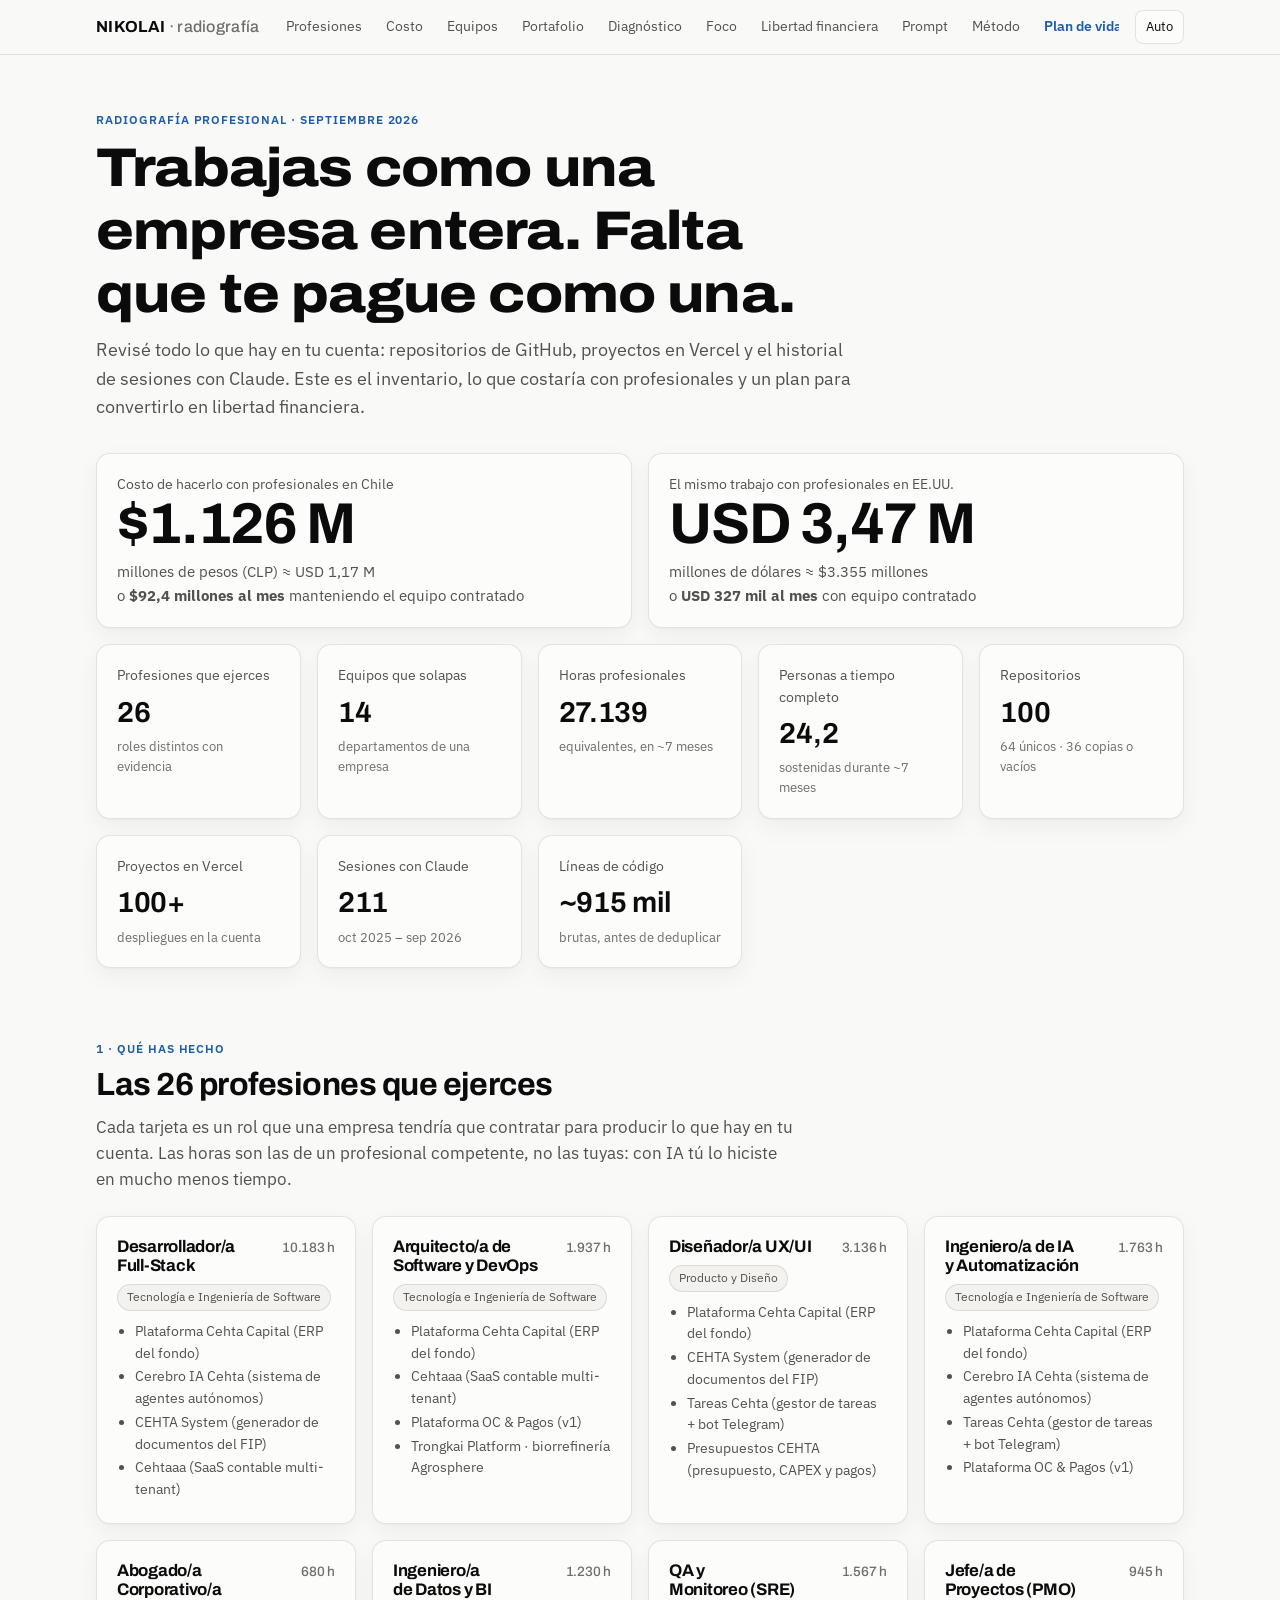
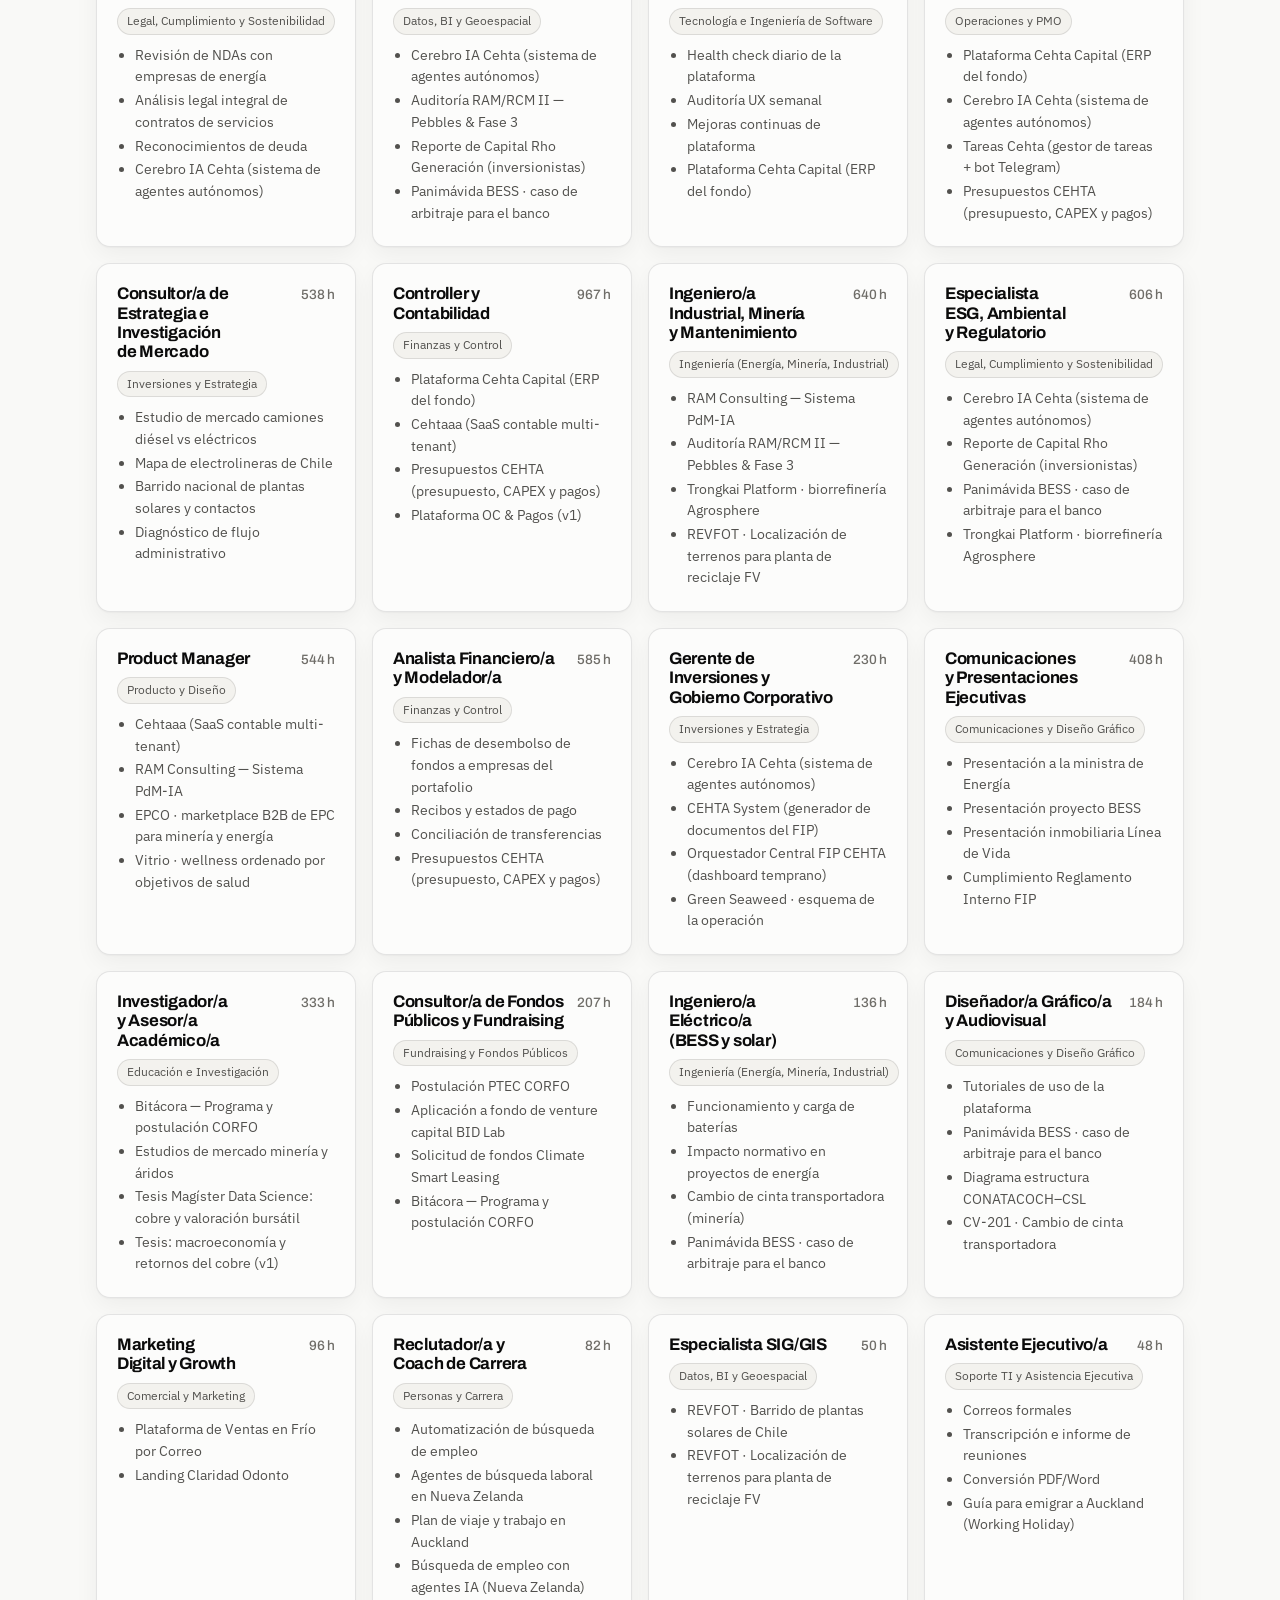
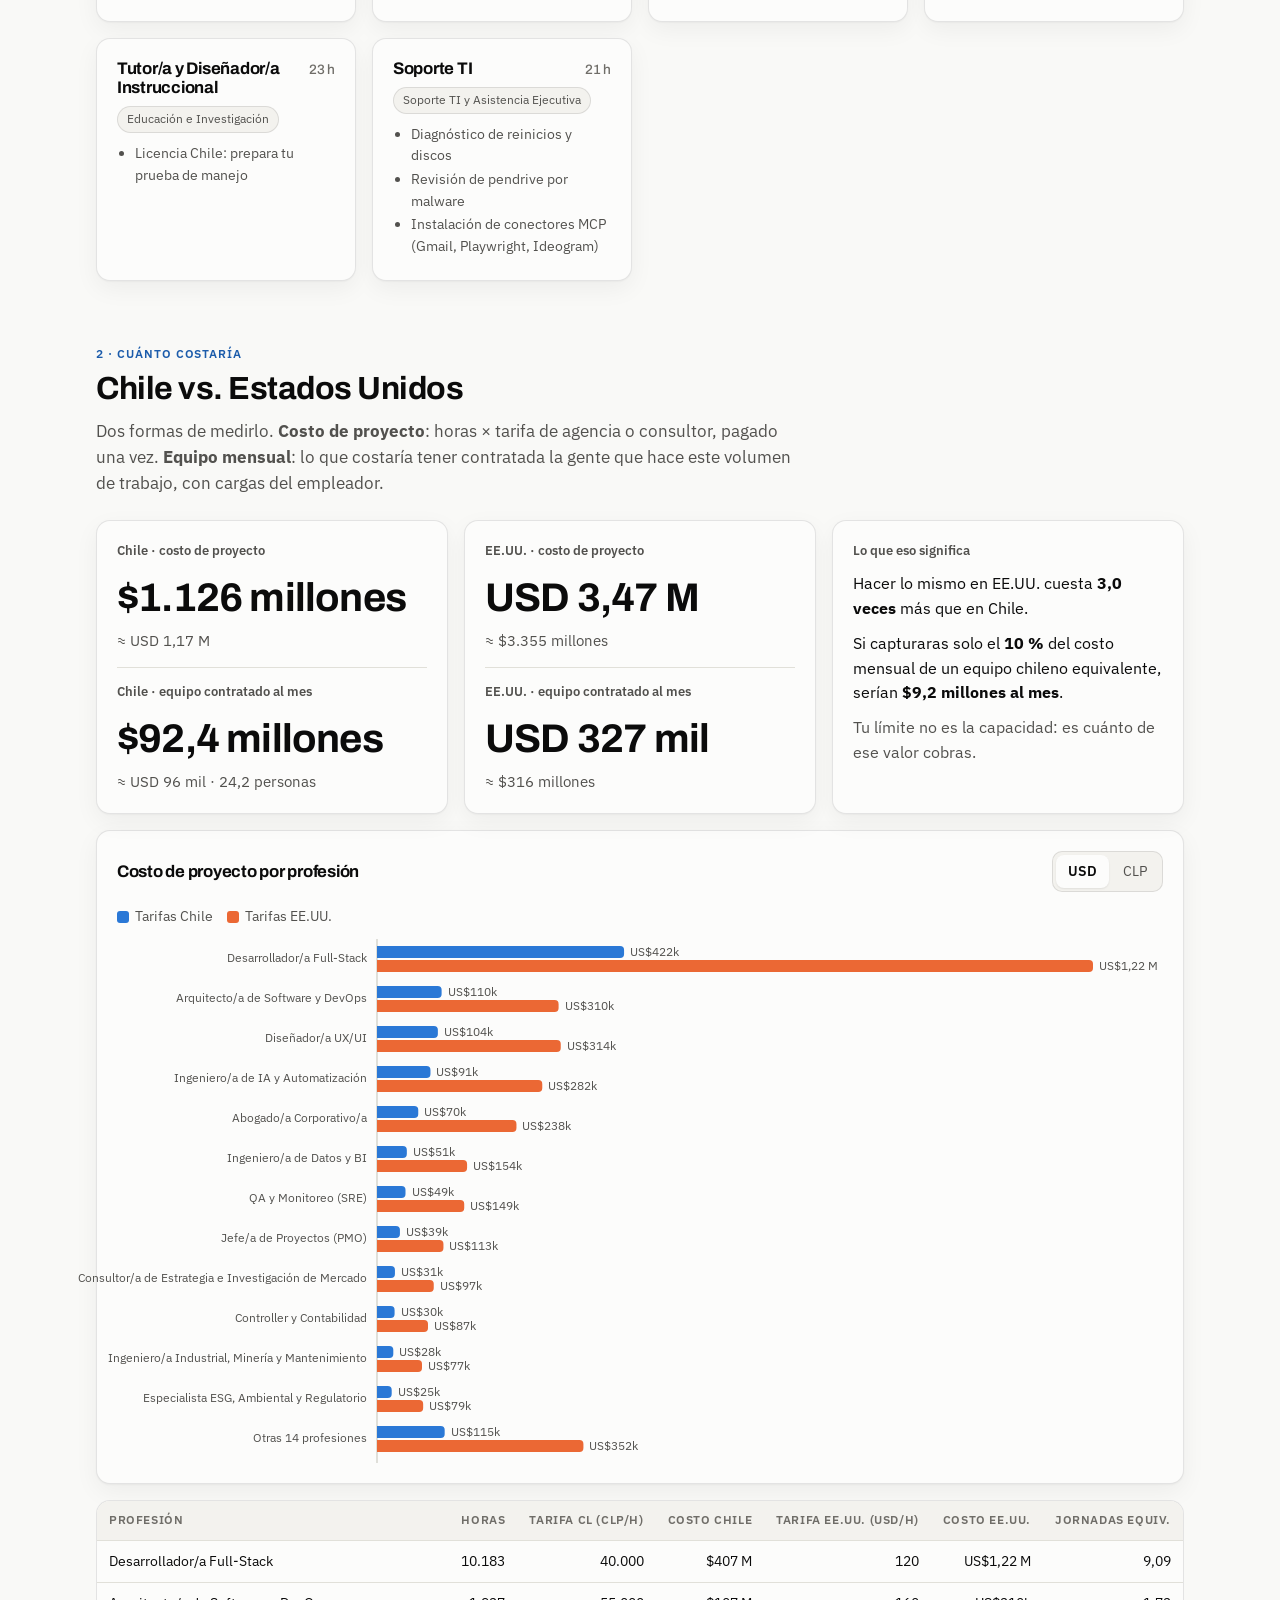
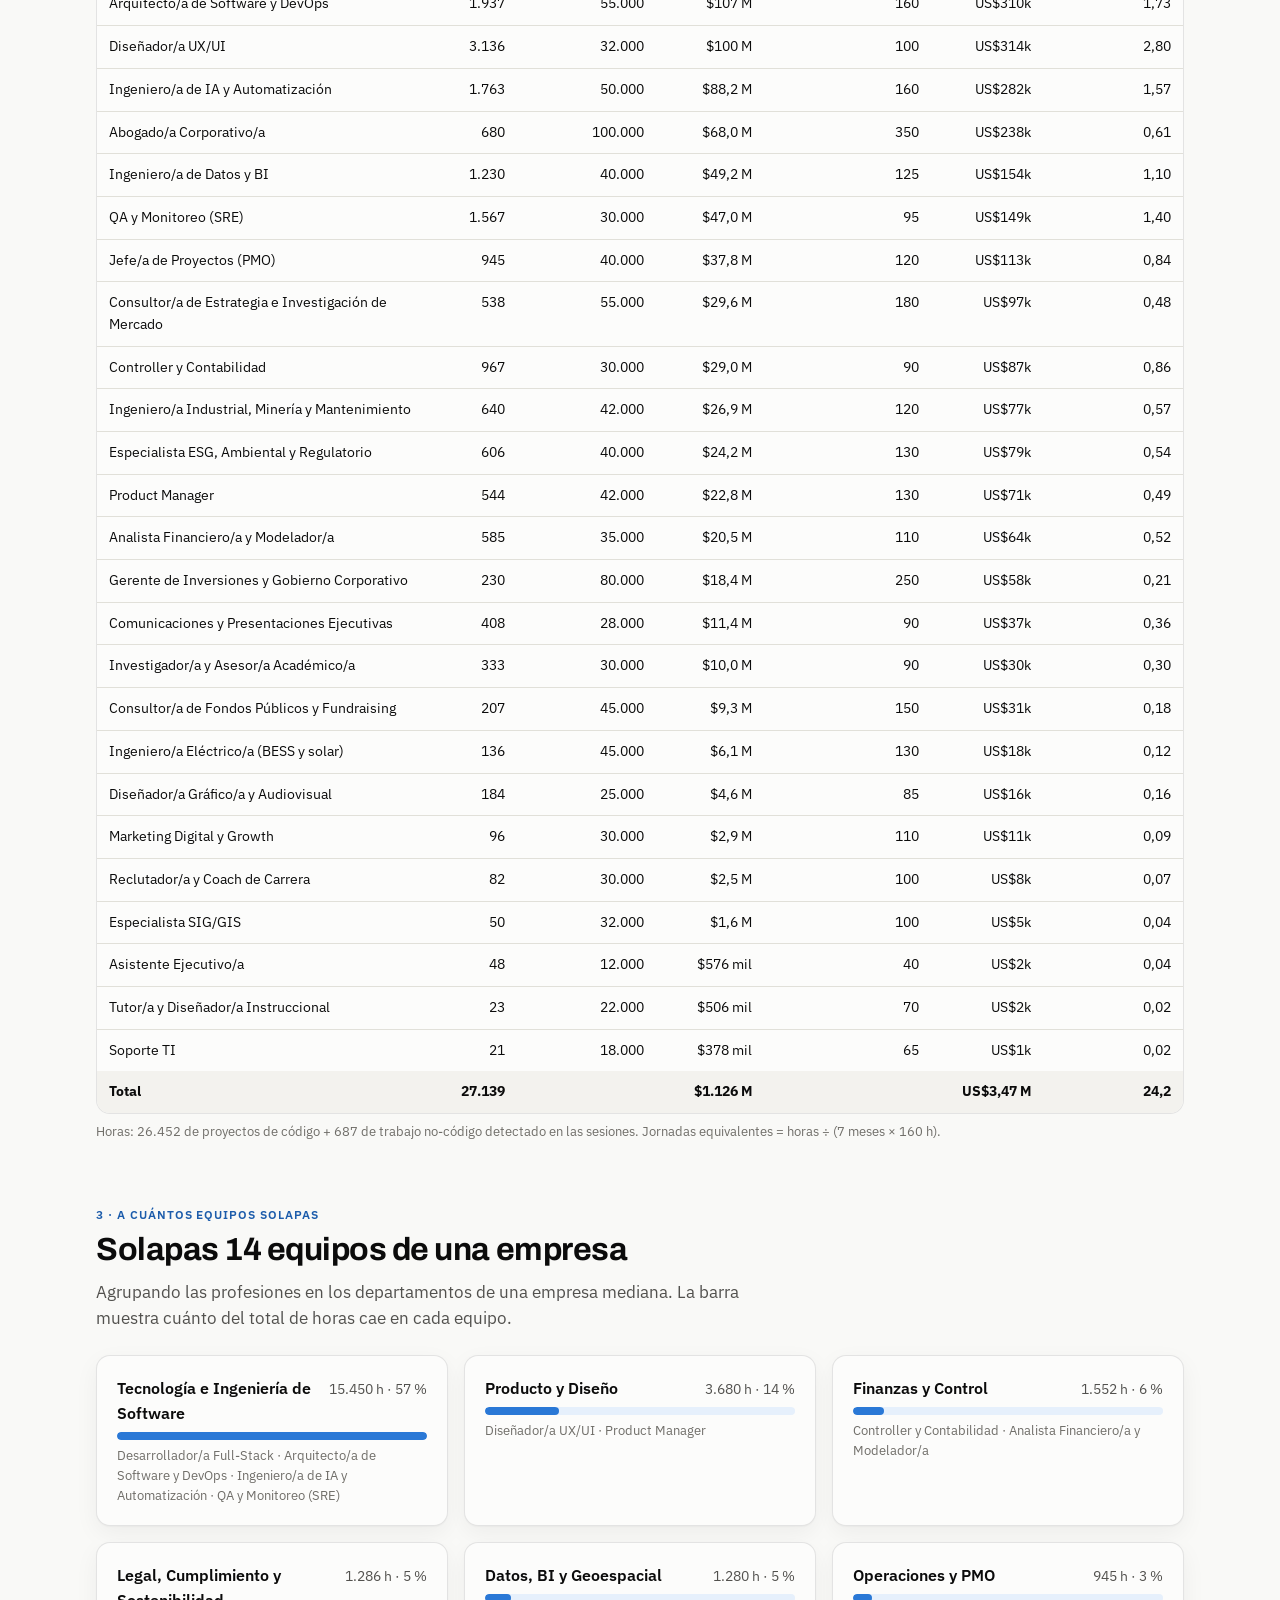
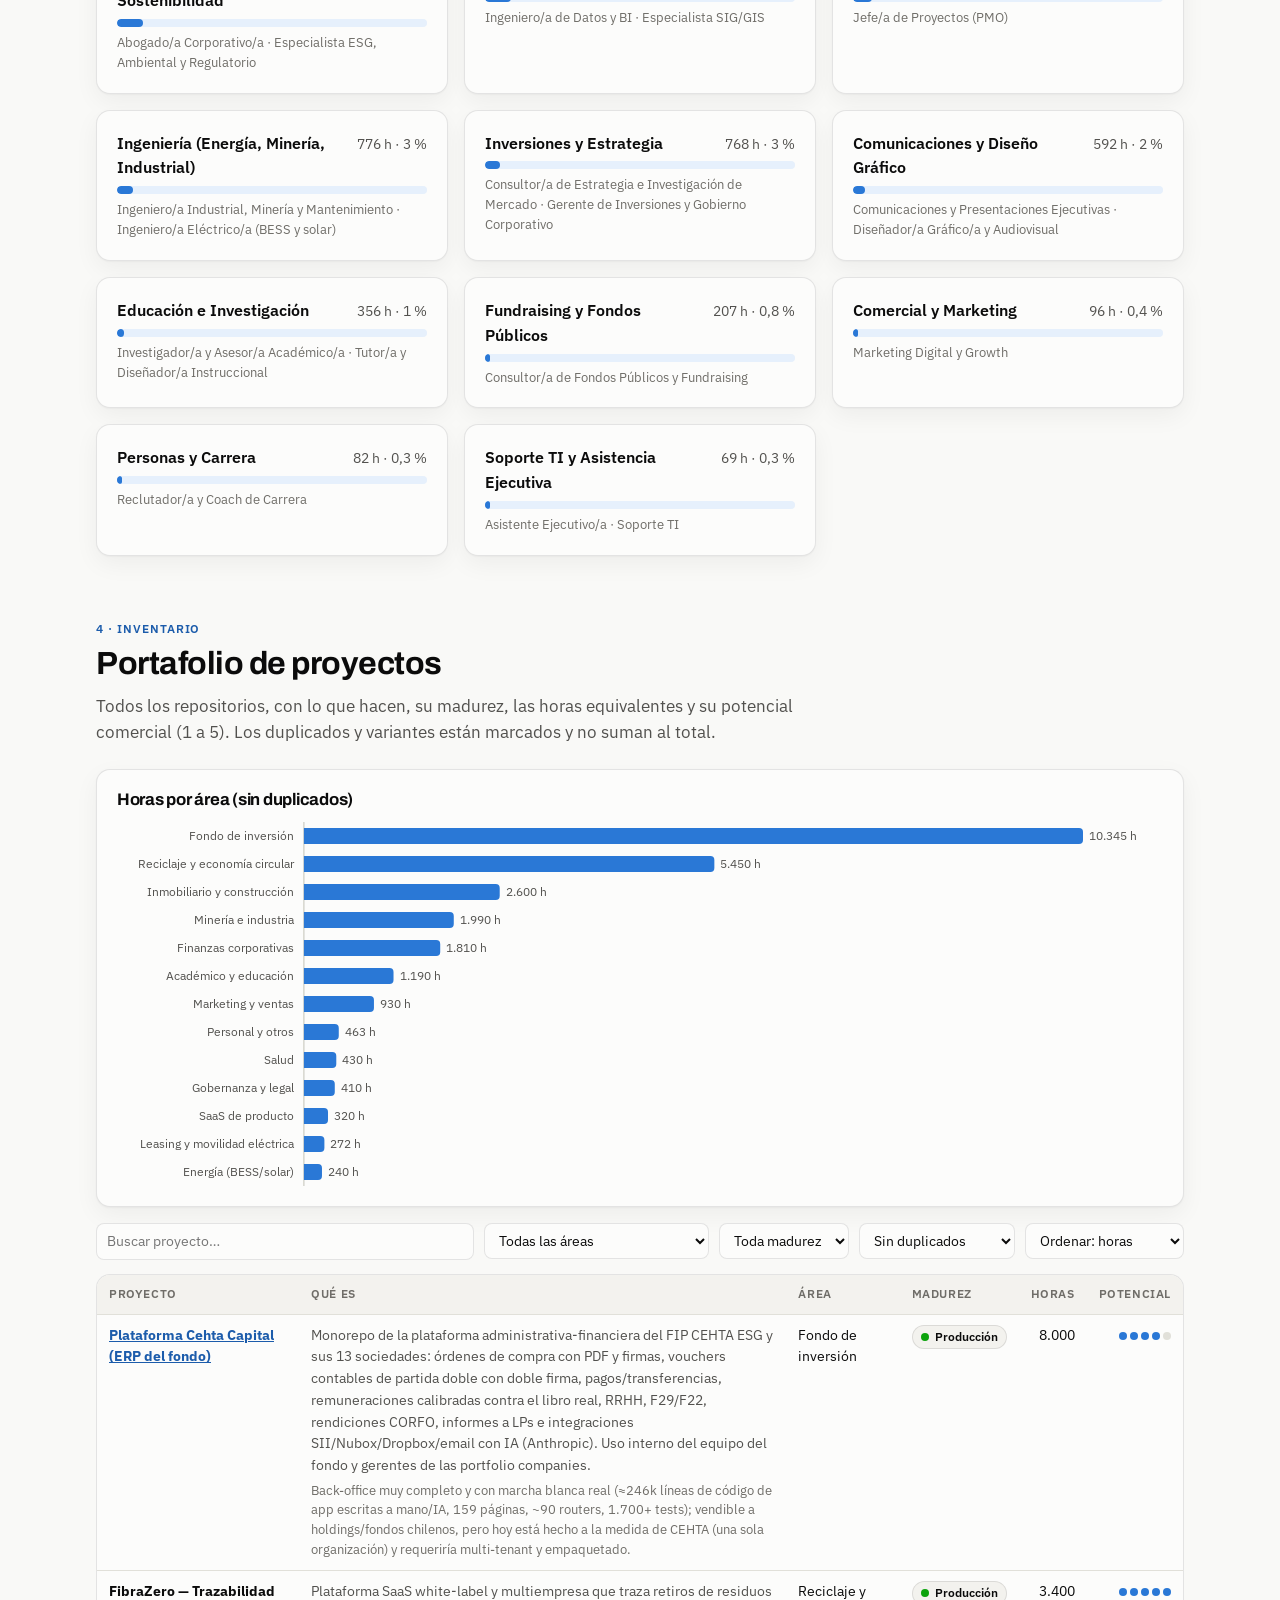
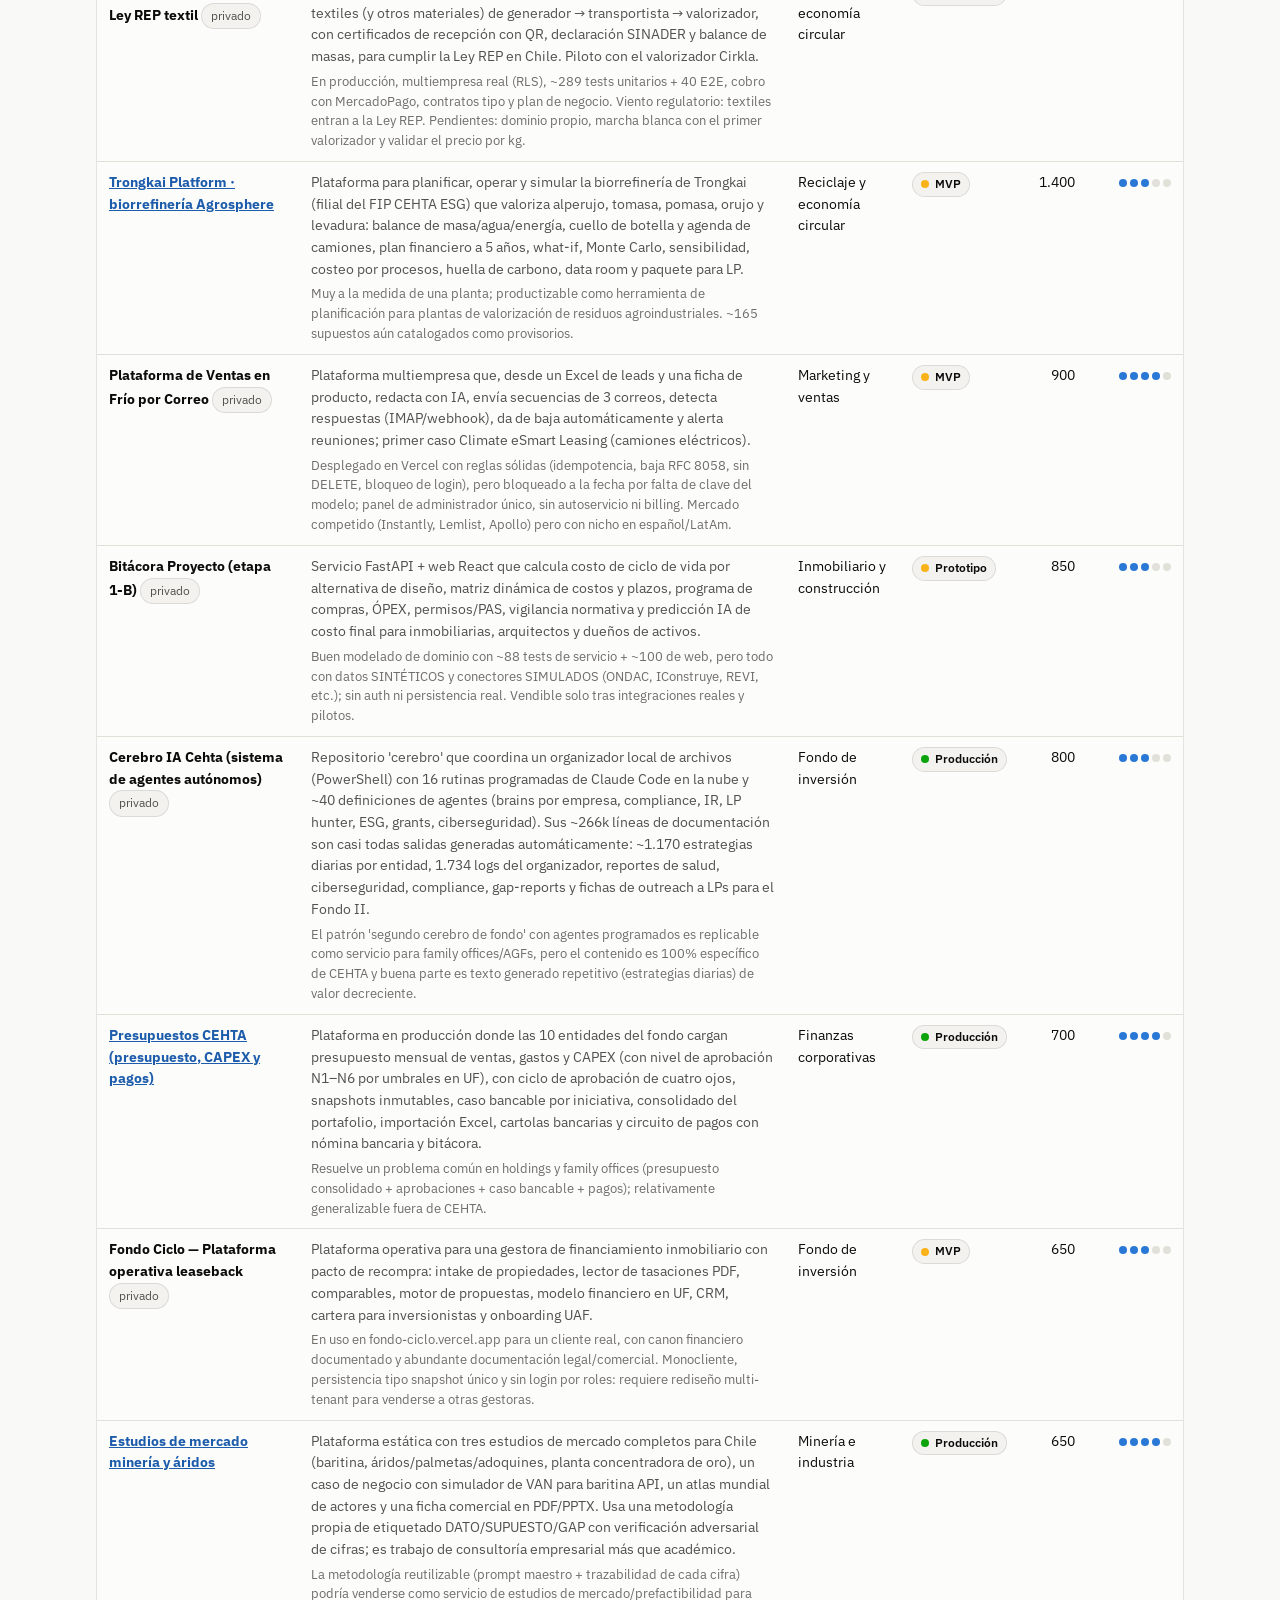
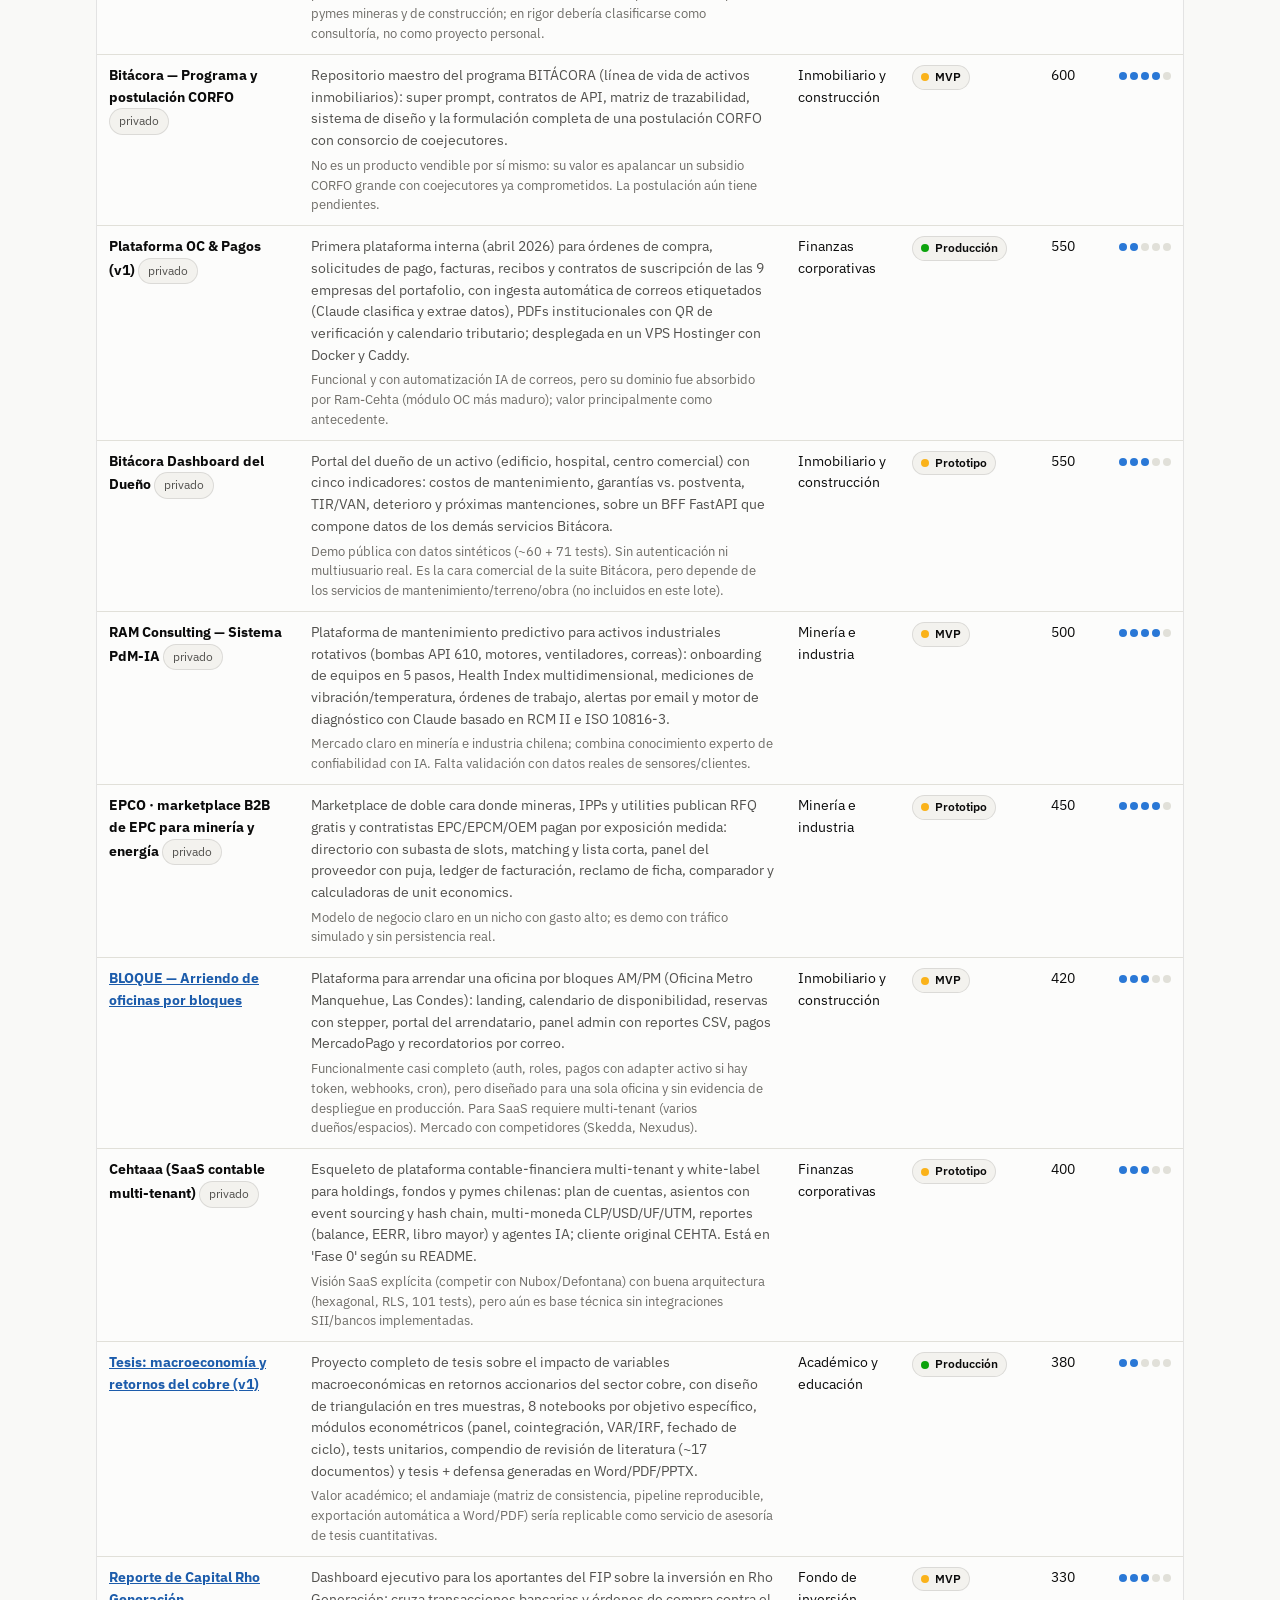
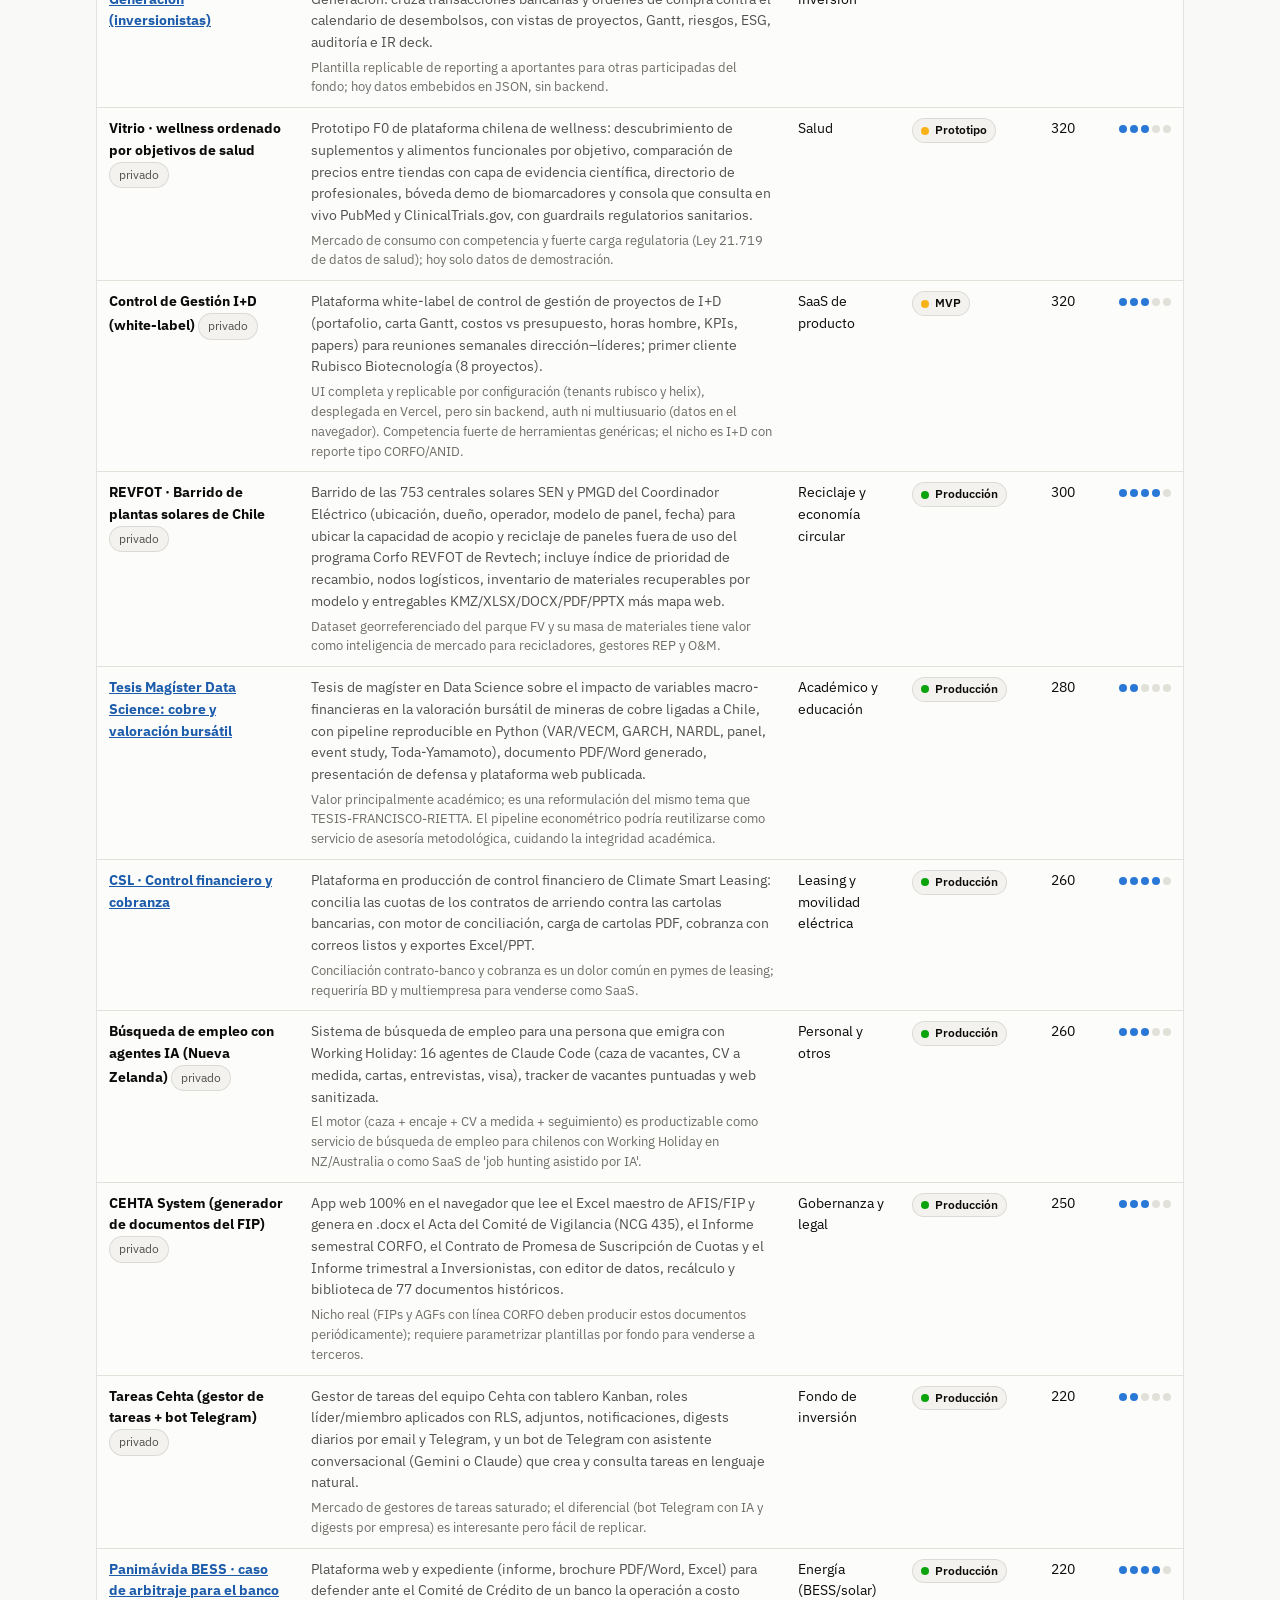
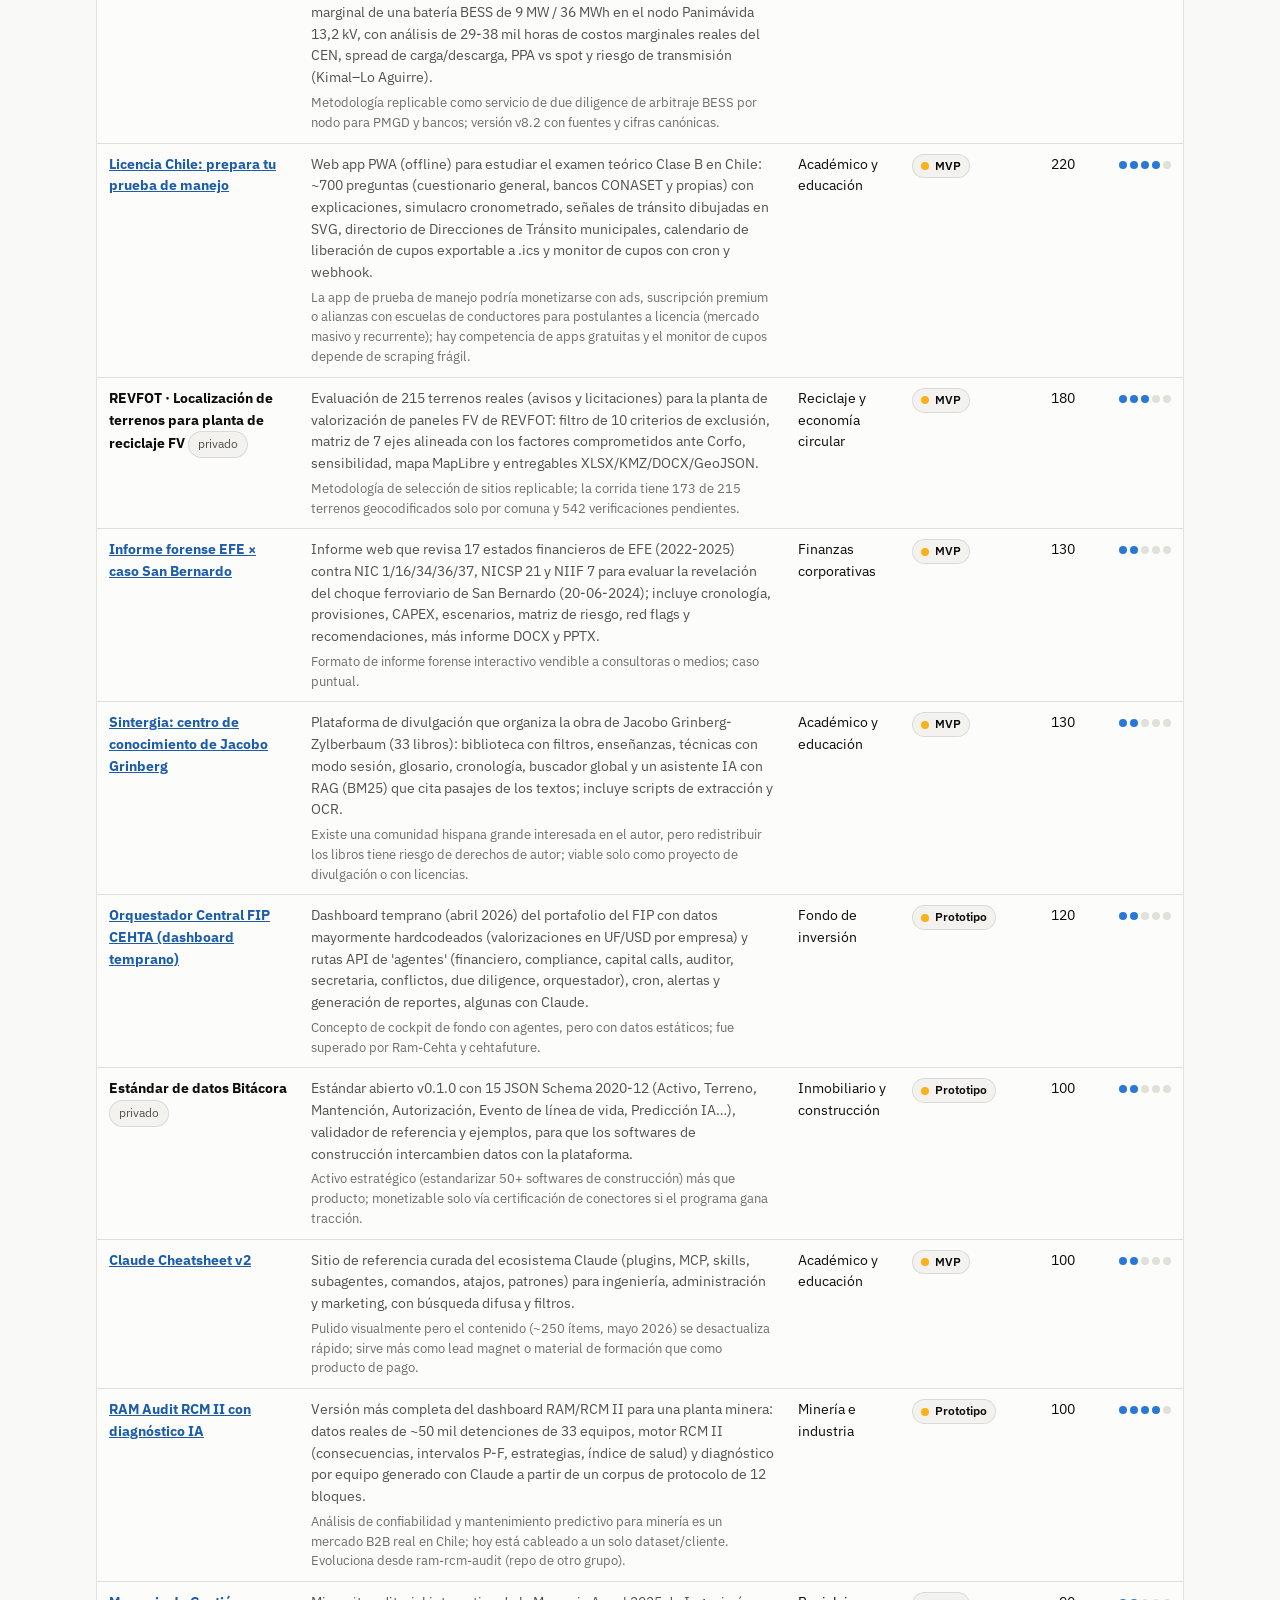
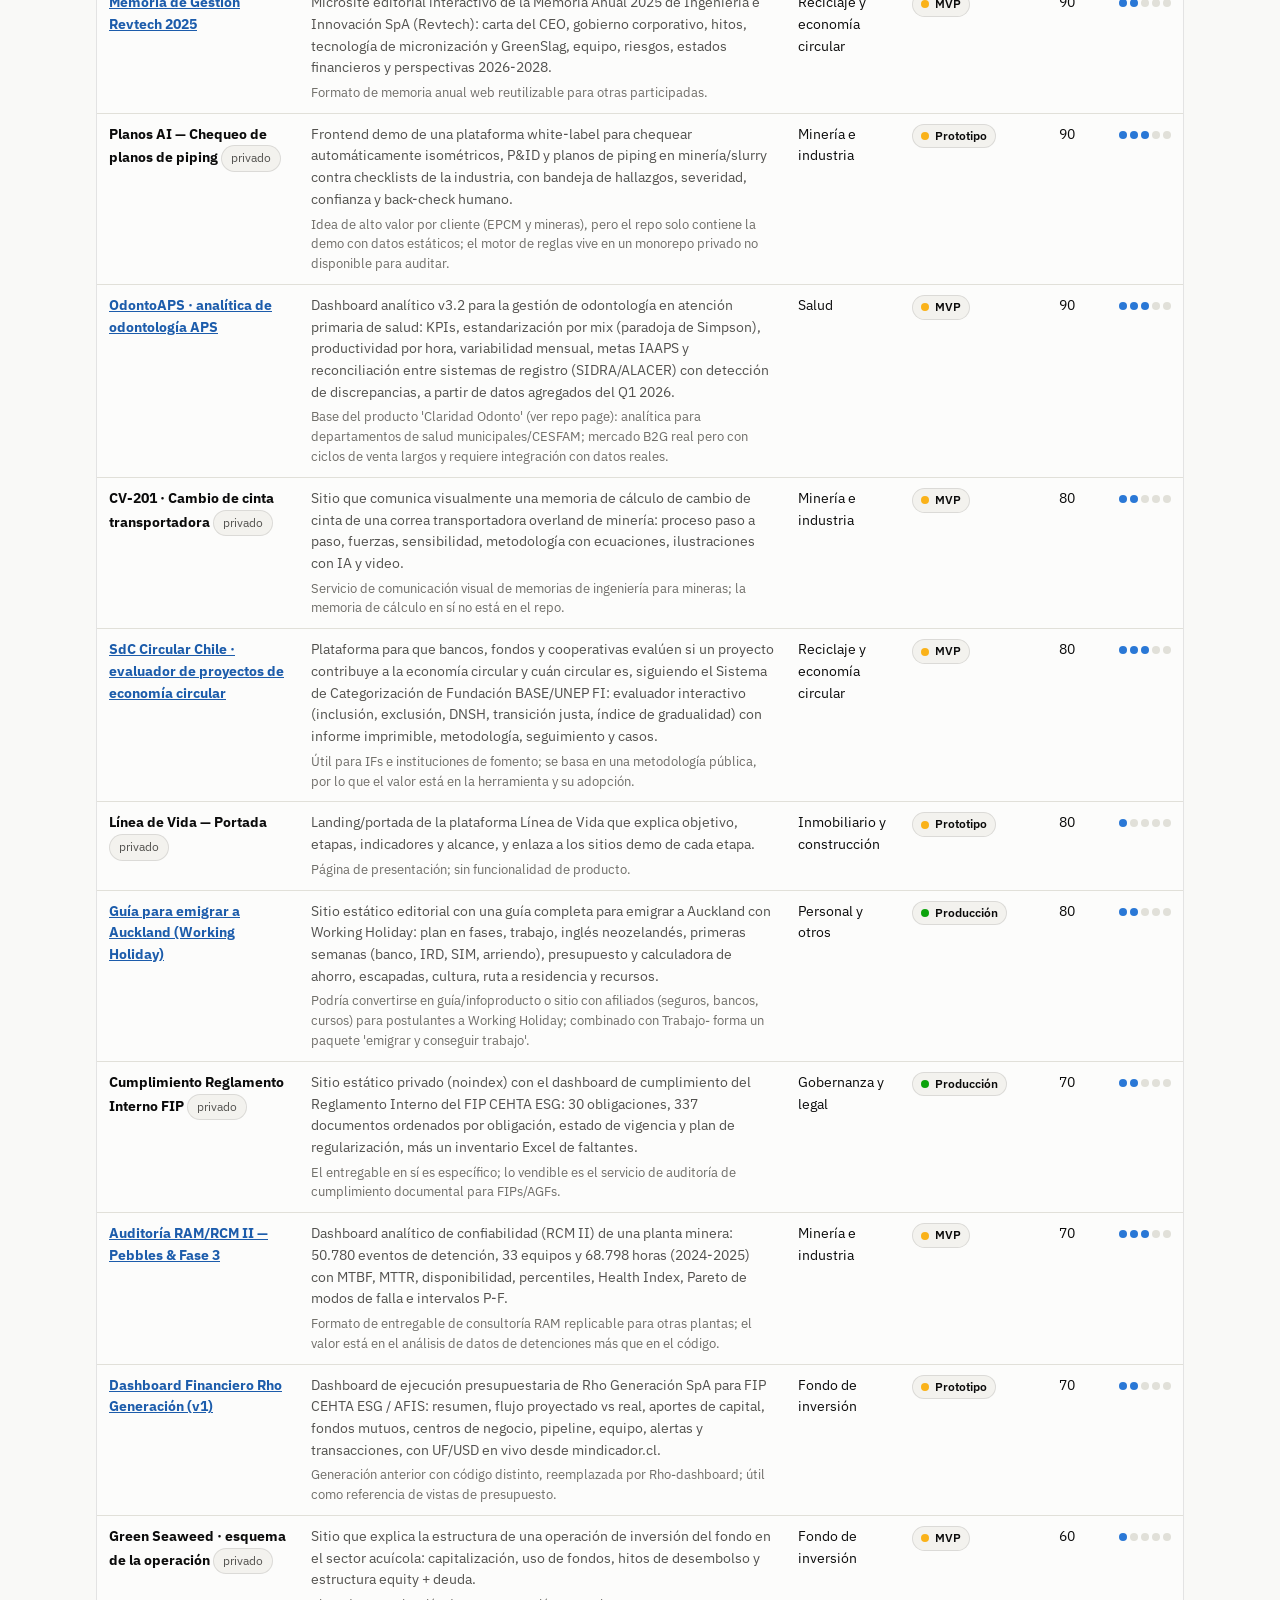
<file: public/index.html>
<!doctype html>
<html lang="es">
<head>
  <meta charset="utf-8">
  <meta name="viewport" content="width=device-width, initial-scale=1">
  <meta name="robots" content="noindex, nofollow">
  <title>Radiografía NIKOLAI</title>
  <meta name="description" content="Qué has construido, cuánto costaría con profesionales en Chile y EE.UU., cuántos equipos reemplazas y dónde enfocarte para lograr la libertad financiera.">
  <link rel="icon" href="data:image/svg+xml,<svg xmlns='http://www.w3.org/2000/svg' viewBox='0 0 32 32'><rect width='32' height='32' rx='8' fill='%232a78d6'/><text x='16' y='22' font-family='system-ui' font-size='16' font-weight='700' text-anchor='middle' fill='white'>N</text></svg>">
  <link rel="preconnect" href="https://fonts.googleapis.com">
  <link rel="preconnect" href="https://fonts.gstatic.com" crossorigin>
  <link rel="stylesheet" href="https://fonts.googleapis.com/css2?family=Archivo:wdth,wght@100..125,500..800&family=IBM+Plex+Mono:wght@400;500&family=IBM+Plex+Sans:wght@400;500;600&display=swap">
  <link rel="stylesheet" href="styles.css">
</head>
<body>
  <header class="topbar">
    <div class="topbar-in">
      <div class="brand">NIKOLAI <span>· radiografía</span></div>
      <nav class="nav" aria-label="Secciones">
        <a href="#profesiones">Profesiones</a>
        <a href="#costo">Costo</a>
        <a href="#equipos">Equipos</a>
        <a href="#portafolio">Portafolio</a>
        <a href="#diagnostico">Diagnóstico</a>
        <a href="#foco">Foco</a>
        <a href="#libertad">Libertad financiera</a>
        <a href="#prompt">Prompt</a>
        <a href="#metodo">Método</a>
        <a href="vida/" style="color:var(--accent-ink);font-weight:600">Plan de vida →</a>
      </nav>
      <button class="theme-btn" id="themeBtn" type="button" aria-label="Cambiar tema">Tema</button>
    </div>
  </header>

  <main>
    <!-- HERO -->
    <section class="hero" id="inicio">
      <div class="eyebrow">Radiografía profesional · septiembre 2026</div>
      <h1>Trabajas como una empresa entera. Falta que te pague como una.</h1>
      <p class="lead">Revisé todo lo que hay en tu cuenta: repositorios de GitHub, proyectos en Vercel y el historial de sesiones con Claude. Este es el inventario, lo que costaría con profesionales y un plan para convertirlo en libertad financiera.</p>

      <div class="hero-figure">
        <div class="card">
          <div class="stat-label">Costo de hacerlo con profesionales en Chile</div>
          <div class="hero-num num" id="heroCL">—</div>
          <div class="hero-sub" id="heroCLsub">—</div>
        </div>
        <div class="card">
          <div class="stat-label">El mismo trabajo con profesionales en EE.UU.</div>
          <div class="hero-num num" id="heroUS">—</div>
          <div class="hero-sub" id="heroUSsub">—</div>
        </div>
      </div>
      <div class="grid g4 tiles" id="tiles"></div>
    </section>

    <!-- PROFESIONES -->
    <section id="profesiones">
      <div class="section-head">
        <div class="eyebrow">1 · Qué has hecho</div>
        <h2 id="profTitle">Las profesiones que ejerces</h2>
        <p class="lead">Cada tarjeta es un rol que una empresa tendría que contratar para producir lo que hay en tu cuenta. Las horas son las de un profesional competente, no las tuyas: con IA tú lo hiciste en mucho menos tiempo.</p>
      </div>
      <div class="grid g3" id="roleCards"></div>
    </section>

    <!-- COSTO -->
    <section id="costo">
      <div class="section-head">
        <div class="eyebrow">2 · Cuánto costaría</div>
        <h2>Chile vs. Estados Unidos</h2>
        <p class="lead">Dos formas de medirlo. <b>Costo de proyecto</b>: horas × tarifa de agencia o consultor, pagado una vez. <b>Equipo mensual</b>: lo que costaría tener contratada la gente que hace este volumen de trabajo, con cargas del empleador.</p>
      </div>

      <div class="compare" id="compare"></div>

      <div class="card" style="margin-top:16px">
        <div class="toolbar" style="justify-content:space-between">
          <h3>Costo de proyecto por profesión</h3>
          <div class="seg" role="group" aria-label="Moneda del gráfico">
            <button type="button" data-cur="usd" aria-pressed="true">USD</button>
            <button type="button" data-cur="clp" aria-pressed="false">CLP</button>
          </div>
        </div>
        <div class="legend">
          <span><i style="background:var(--s1)"></i>Tarifas Chile</span>
          <span><i style="background:var(--s2)"></i>Tarifas EE.UU.</span>
        </div>
        <div class="chart" id="costChart" role="img" aria-label="Costo por profesión, Chile y EE.UU."></div>
      </div>

      <div style="margin-top:16px">
        <div class="table-wrap">
          <table id="costTable">
            <thead>
              <tr>
                <th>Profesión</th>
                <th class="r">Horas</th>
                <th class="r">Tarifa CL (CLP/h)</th>
                <th class="r">Costo Chile</th>
                <th class="r">Tarifa EE.UU. (USD/h)</th>
                <th class="r">Costo EE.UU.</th>
                <th class="r">Jornadas equiv.</th>
              </tr>
            </thead>
            <tbody></tbody>
            <tfoot></tfoot>
          </table>
        </div>
        <p class="tbl-note" id="costNote"></p>
      </div>
    </section>

    <!-- EQUIPOS -->
    <section id="equipos">
      <div class="section-head">
        <div class="eyebrow">3 · A cuántos equipos solapas</div>
        <h2 id="teamTitle">Equipos que reemplazas</h2>
        <p class="lead">Agrupando las profesiones en los departamentos de una empresa mediana. La barra muestra cuánto del total de horas cae en cada equipo.</p>
      </div>
      <div class="grid g2" id="teams"></div>
    </section>

    <!-- PORTAFOLIO -->
    <section id="portafolio">
      <div class="section-head">
        <div class="eyebrow">4 · Inventario</div>
        <h2>Portafolio de proyectos</h2>
        <p class="lead">Todos los repositorios, con lo que hacen, su madurez, las horas equivalentes y su potencial comercial (1 a 5). Los duplicados y variantes están marcados y no suman al total.</p>
      </div>
      <div class="card" style="margin-bottom:16px">
        <h3 style="margin-bottom:12px">Horas por área (sin duplicados)</h3>
        <div class="chart" id="domainChart" role="img" aria-label="Horas por área de trabajo"></div>
      </div>
      <div class="toolbar">
        <input type="search" id="q" placeholder="Buscar proyecto…" aria-label="Buscar proyecto">
        <select id="fDom" aria-label="Filtrar por área"><option value="">Todas las áreas</option></select>
        <select id="fMad" aria-label="Filtrar por madurez">
          <option value="">Toda madurez</option>
          <option value="produccion">Producción</option>
          <option value="mvp">MVP</option>
          <option value="prototipo">Prototipo</option>
          <option value="vacio">Vacío</option>
        </select>
        <select id="fDup" aria-label="Duplicados">
          <option value="uniq">Sin duplicados</option>
          <option value="all">Incluir duplicados</option>
        </select>
        <select id="fSort" aria-label="Ordenar">
          <option value="horas">Ordenar: horas</option>
          <option value="pot">Ordenar: potencial</option>
          <option value="nombre">Ordenar: nombre</option>
        </select>
      </div>
      <div class="table-wrap">
        <table id="projTable">
          <thead>
            <tr>
              <th>Proyecto</th>
              <th>Qué es</th>
              <th>Área</th>
              <th>Madurez</th>
              <th class="r">Horas</th>
              <th class="r">Potencial</th>
            </tr>
          </thead>
          <tbody></tbody>
        </table>
      </div>
      <p class="tbl-note" id="projNote"></p>
    </section>

    <!-- DIAGNÓSTICO -->
    <section id="diagnostico">
      <div class="section-head">
        <div class="eyebrow">5 · Diagnóstico</div>
        <h2>Lo que los números dicen de ti</h2>
      </div>
      <div class="grid g3" id="diag"></div>
    </section>

    <!-- FOCO -->
    <section id="foco">
      <div class="section-head">
        <div class="eyebrow">6 · Dónde enfocarte</div>
        <h2>Una apuesta principal, dos de apoyo, y dejar de abrir frentes</h2>
        <p class="lead" id="focusLead"></p>
      </div>
      <div class="bets" id="bets"></div>

      <h3 style="margin:32px 0 12px">Plan de 12 meses</h3>
      <div class="horizon" id="horizons"></div>

      <h3 style="margin:32px 0 12px">Reglas del dinero</h3>
      <div class="grid g2" id="moneyRules"></div>
    </section>

    <!-- CALCULADORA -->
    <section id="libertad">
      <div class="section-head">
        <div class="eyebrow">7 · Libertad financiera</div>
        <h2>Tu número y cuándo llegas</h2>
        <p class="lead">Libertad financiera = que tus inversiones paguen tus gastos sin que tengas que trabajar. Pon tus datos reales: nada se envía a ningún servidor.</p>
      </div>
      <div class="calc">
        <div class="card">
          <div class="stat-label" style="margin-bottom:8px">Escenarios rápidos</div>
          <div class="presets seg" role="group" aria-label="Escenarios">
            <button type="button" data-preset="hoy" aria-pressed="false">Ejemplo hoy</button>
            <button type="button" data-preset="plan" aria-pressed="false">Con el plan de foco</button>
          </div>
          <div class="field">
            <label for="gasto">Gasto mensual (CLP) <output id="gastoO"></output></label>
            <input type="range" id="gasto" min="500000" max="10000000" step="100000" value="2500000">
          </div>
          <div class="field">
            <label for="ahorro">Patrimonio invertido hoy (CLP) <output id="ahorroO"></output></label>
            <input type="range" id="ahorro" min="0" max="500000000" step="1000000" value="10000000">
          </div>
          <div class="field">
            <label for="ingreso">Ingreso mensual neto (CLP) <output id="ingresoO"></output></label>
            <input type="range" id="ingreso" min="500000" max="30000000" step="100000" value="4000000">
          </div>
          <div class="field">
            <label for="ret">Rentabilidad real anual <output id="retO"></output></label>
            <input type="range" id="ret" min="1" max="8" step="0.5" value="4.5">
          </div>
          <div class="field">
            <label for="swr">Tasa de retiro segura <output id="swrO"></output></label>
            <input type="range" id="swr" min="3" max="5" step="0.25" value="3.5">
          </div>
          <div class="field">
            <label for="crec">Crecimiento real del ingreso por año <output id="crecO"></output></label>
            <input type="range" id="crec" min="0" max="30" step="1" value="10">
          </div>
          <p class="calc-note">"Ejemplo hoy" usa valores ilustrativos: no conozco tus gastos ni tu patrimonio reales. "Con el plan de foco" sube tu ingreso neto al nivel que supone cumplir la meta de ingreso recurrente a 12 meses. Tus ajustes quedan guardados solo en este navegador.</p>
        </div>
        <div class="card calc-out">
          <div class="stat-label">Tu número de libertad financiera</div>
          <div class="hero-num num" id="fiNum">—</div>
          <div class="hero-sub" id="fiNumSub">—</div>
          <div class="calc-grid">
            <div><div class="stat-label">Ahorro mensual</div><div class="stat-value num" id="fiSave">—</div><div class="stat-note" id="fiRate">—</div></div>
            <div><div class="stat-label">Años hasta la libertad</div><div class="stat-value num" id="fiYears">—</div><div class="stat-note" id="fiYear">—</div></div>
            <div><div class="stat-label">Ingreso pasivo hoy</div><div class="stat-value num" id="fiPassive">—</div><div class="stat-note">al mes, con tu tasa de retiro</div></div>
          </div>
          <div class="divider"></div>
          <div class="legend" id="fiLegend">
            <span><i style="background:var(--s1)"></i>Patrimonio proyectado</span>
            <span><i style="background:var(--s2);height:2px;border-radius:0"></i>Meta (tu número)</span>
          </div>
          <div class="chart" id="fiChart" role="img" aria-label="Proyección de patrimonio hacia la meta"></div>
          <p class="tbl-note">Escenario ilustrativo en pesos de hoy (rentabilidad real = sobre la inflación). No es asesoría financiera personalizada.</p>
        </div>
      </div>
    </section>

    <!-- PROMPT -->
    <section id="prompt">
      <div class="section-head">
        <div class="eyebrow">8 · El prompt maestro</div>
        <h2>El prompt que generó este análisis</h2>
        <p class="lead">Cópialo y vuelve a correrlo cada trimestre en Claude Code para medir tu avance con los mismos criterios.</p>
      </div>
      <div class="toolbar">
        <button class="btn" id="copyPrompt" type="button">Copiar prompt</button>
        <a class="btn ghost" href="https://github.com/Nikolaaa11/NIKOLAI/blob/main/PROMPT_MAESTRO.md" target="_blank" rel="noopener">Ver en GitHub</a>
      </div>
      <pre class="prompt-box" id="promptBox"></pre>
    </section>

    <!-- MÉTODO -->
    <section id="metodo">
      <div class="section-head">
        <div class="eyebrow">9 · Método y fuentes</div>
        <h2>Cómo se calculó</h2>
      </div>
      <div class="grid g2">
        <div class="card">
          <h3>Qué se midió y qué se estimó</h3>
          <ul class="list" id="methodList"></ul>
        </div>
        <div class="card">
          <h3>Fuentes de tarifas y cambio</h3>
          <ul class="list" id="sources"></ul>
        </div>
      </div>
    </section>
  </main>

  <footer>
    Generado con Claude Code a partir de GitHub, Vercel y el historial de sesiones de la cuenta. Estimaciones con fines de planificación; revisa los supuestos antes de usarlos para decisiones.
  </footer>

  <div class="tooltip" id="tip" role="tooltip"></div>

  <script src="data.js"></script>
  <script src="content.js"></script>
  <script src="app.js"></script>
</body>
</html>
</file>
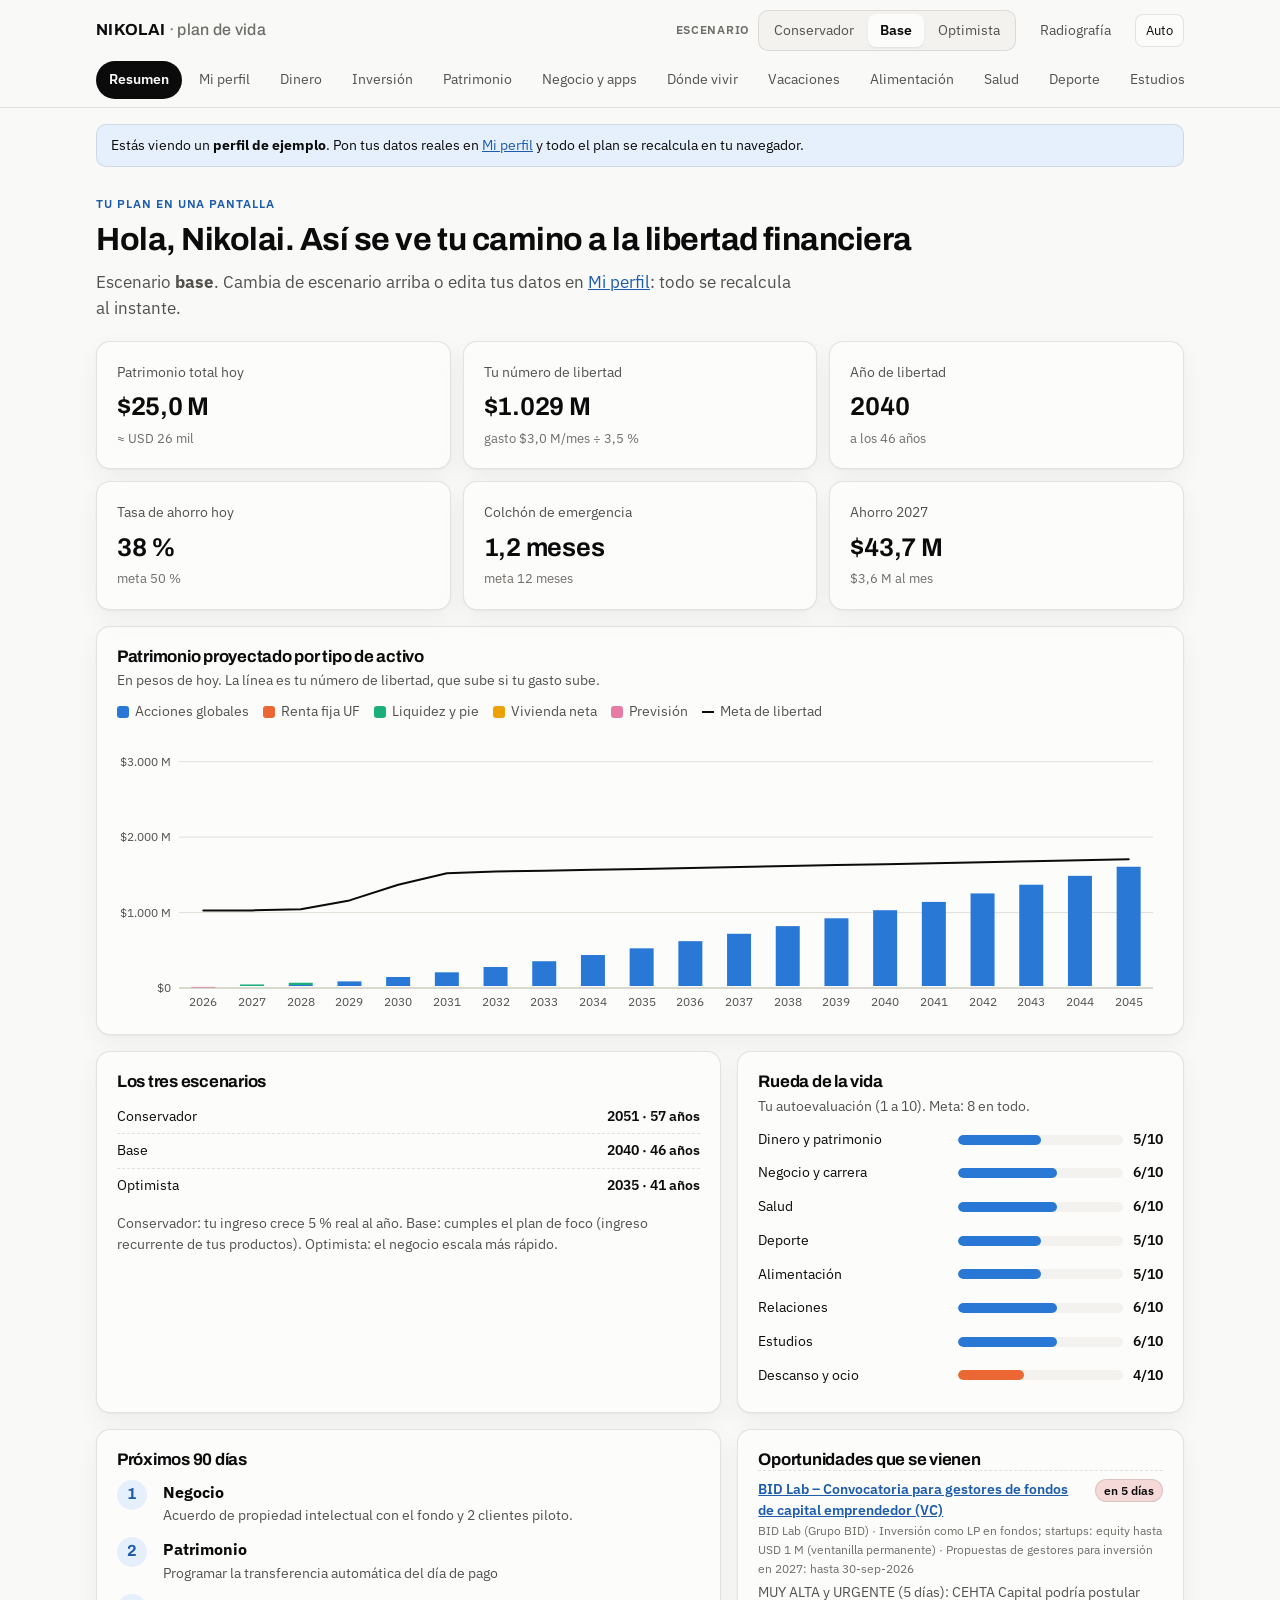
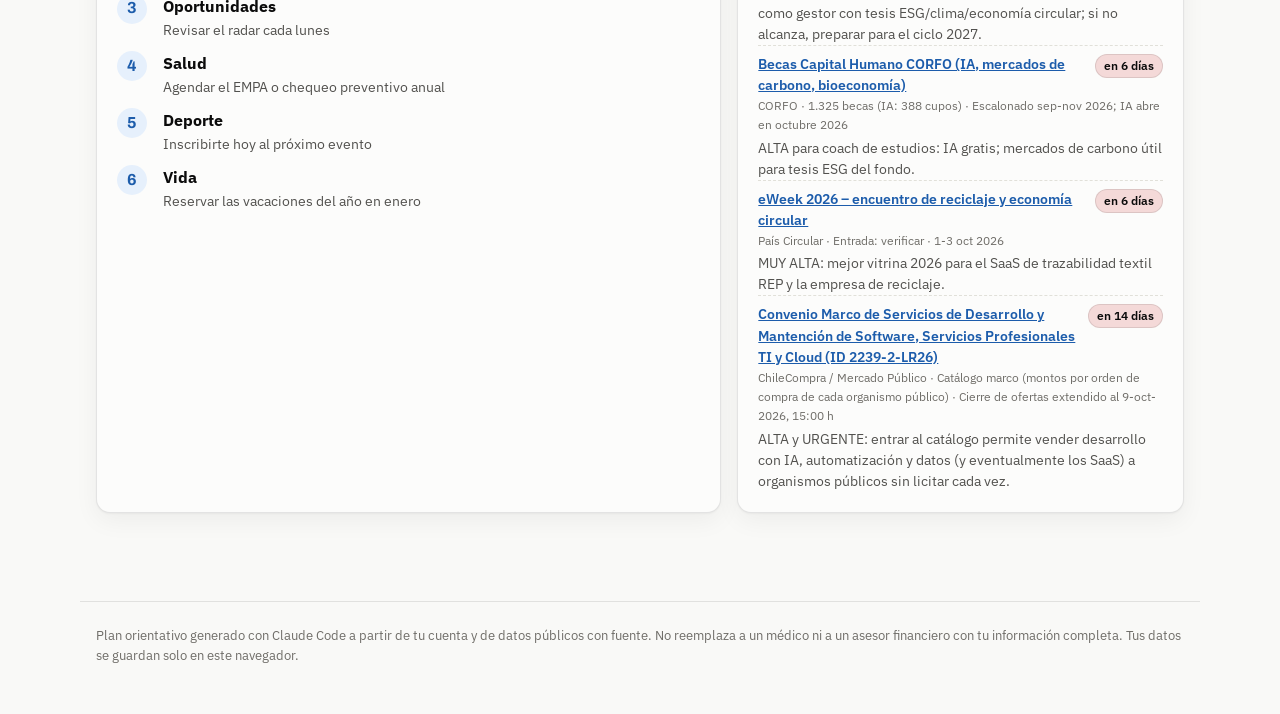
<file: public/vida/index.html>
<!doctype html>
<html lang="es">
<head>
  <meta charset="utf-8">
  <meta name="viewport" content="width=device-width, initial-scale=1, viewport-fit=cover">
  <meta name="robots" content="noindex, nofollow">
  <title>Plan de Vida NIKOLAI</title>
  <meta name="description" content="Plan de vida año a año: ahorro, inversión, patrimonio, negocio, dónde vivir, vacaciones, alimentación, salud, deporte, estudios y coaches con oportunidades.">
  <link rel="icon" href="data:image/svg+xml,<svg xmlns='http://www.w3.org/2000/svg' viewBox='0 0 32 32'><rect width='32' height='32' rx='8' fill='%23256abf'/><text x='16' y='22' font-family='system-ui' font-size='15' font-weight='700' text-anchor='middle' fill='white'>V</text></svg>">
  <link rel="preconnect" href="https://fonts.googleapis.com">
  <link rel="preconnect" href="https://fonts.gstatic.com" crossorigin>
  <link rel="stylesheet" href="https://fonts.googleapis.com/css2?family=Archivo:wdth,wght@100..125,500..800&family=IBM+Plex+Mono:wght@400;500&family=IBM+Plex+Sans:wght@400;500;600&display=swap">
  <link rel="stylesheet" href="../styles.css">
  <link rel="stylesheet" href="vida.css">
</head>
<body>
  <header class="topbar">
    <div class="topbar-in">
      <div class="brand">NIKOLAI <span>· plan de vida</span></div>
      <div class="scen" role="group" aria-label="Escenario de ingresos">
        <span class="scen-l">Escenario</span>
        <div class="seg" id="scenSeg">
          <button type="button" data-esc="conservador">Conservador</button>
          <button type="button" data-esc="base">Base</button>
          <button type="button" data-esc="optimista">Optimista</button>
        </div>
      </div>
      <a class="toplink" href="../">Radiografía</a>
      <button class="theme-btn" id="themeBtn" type="button" aria-label="Cambiar tema">Tema</button>
    </div>
    <nav class="tabs" id="tabs" role="tablist" aria-label="Secciones del plan"></nav>
  </header>

  <main id="main">
    <div class="example-banner" id="exampleBanner" hidden>
      Estás viendo un <b>perfil de ejemplo</b>. Pon tus datos reales en <a href="#perfil">Mi perfil</a> y todo el plan se recalcula en tu navegador.
    </div>

    <section class="panel" id="p-resumen" data-tab="resumen"></section>
    <section class="panel" id="p-perfil" data-tab="perfil"></section>
    <section class="panel" id="p-dinero" data-tab="dinero"></section>
    <section class="panel" id="p-inversion" data-tab="inversion"></section>
    <section class="panel" id="p-patrimonio" data-tab="patrimonio"></section>
    <section class="panel" id="p-negocio" data-tab="negocio"></section>
    <section class="panel" id="p-vivir" data-tab="vivir"></section>
    <section class="panel" id="p-vacaciones" data-tab="vacaciones"></section>
    <section class="panel" id="p-alimentacion" data-tab="alimentacion"></section>
    <section class="panel" id="p-salud" data-tab="salud"></section>
    <section class="panel" id="p-deporte" data-tab="deporte"></section>
    <section class="panel" id="p-estudios" data-tab="estudios"></section>
    <section class="panel" id="p-coaches" data-tab="coaches"></section>
    <section class="panel" id="p-anio" data-tab="anio"></section>
    <section class="panel" id="p-prompt" data-tab="prompt"></section>
  </main>

  <footer>
    Plan orientativo generado con Claude Code a partir de tu cuenta y de datos públicos con fuente. No reemplaza a un médico ni a un asesor financiero con tu información completa. Tus datos se guardan solo en este navegador.
  </footer>

  <div class="tooltip" id="tip" role="tooltip"></div>

  <script src="data.js"></script>
  <script src="contenido.js"></script>
  <script src="engine.js"></script>
  <script src="app.js"></script>
</body>
</html>
</file>
<file: public/styles.css>
:root {
  color-scheme: light;
  --page: #f9f9f7;
  --surface: #fcfcfb;
  --surface-2: #f3f2ee;
  --ink: #0b0b0b;
  --ink-2: #52514e;
  --muted: #6f6d68;
  --grid: #e1e0d9;
  --axis: #c3c2b7;
  --border: rgba(11, 11, 11, 0.10);
  --accent: #2a78d6;
  --accent-ink: #1c5cab;
  --accent-wash: #e6f0fc;
  --s1: #2a78d6;
  --s2: #eb6834;
  --good: #006300;
  --good-mark: #0ca30c;
  --warning: #fab219;
  --critical: #d03b3b;
  --shadow: 0 1px 2px rgba(11, 11, 11, 0.04), 0 8px 24px rgba(11, 11, 11, 0.05);
  --radius: 14px;
  --maxw: 1120px;
  --display: "Archivo", system-ui, -apple-system, "Segoe UI", sans-serif;
  --sans: "IBM Plex Sans", system-ui, -apple-system, "Segoe UI", Roboto, sans-serif;
  --mono: "IBM Plex Mono", ui-monospace, "SF Mono", Menlo, Consolas, monospace;
}
@media (prefers-color-scheme: dark) {
  :root:not([data-theme="light"]) {
    color-scheme: dark;
    --page: #0d0d0d;
    --surface: #1a1a19;
    --surface-2: #232321;
    --ink: #ffffff;
    --ink-2: #c3c2b7;
    --muted: #9a988f;
    --grid: #2c2c2a;
    --axis: #383835;
    --border: rgba(255, 255, 255, 0.10);
    --accent: #3987e5;
    --accent-ink: #86b6ef;
    --accent-wash: #16273d;
    --s1: #3987e5;
    --s2: #d95926;
    --good: #0ca30c;
    --shadow: none;
  }
}
:root[data-theme="dark"] {
  color-scheme: dark;
  --page: #0d0d0d;
  --surface: #1a1a19;
  --surface-2: #232321;
  --ink: #ffffff;
  --ink-2: #c3c2b7;
  --muted: #9a988f;
  --grid: #2c2c2a;
  --axis: #383835;
  --border: rgba(255, 255, 255, 0.10);
  --accent: #3987e5;
  --accent-ink: #86b6ef;
  --accent-wash: #16273d;
  --s1: #3987e5;
  --s2: #d95926;
  --good: #0ca30c;
  --shadow: none;
}

* { box-sizing: border-box; }
html { scroll-behavior: smooth; scroll-padding-top: 72px; }
body {
  margin: 0;
  background: var(--page);
  color: var(--ink);
  font-family: var(--sans);
  font-size: 16px;
  line-height: 1.55;
  -webkit-font-smoothing: antialiased;
}
a { color: var(--accent-ink); }
h1, h2, h3 { font-family: var(--display); line-height: 1.15; margin: 0; letter-spacing: -0.015em; text-wrap: balance; }
h1 { font-weight: 800; font-stretch: 112%; }
h2 { font-weight: 700; }
.hero-num, .big, .stat-value, .brand { font-family: var(--display); }
h2 { font-size: clamp(1.5rem, 2.6vw, 2rem); }
h3 { font-size: 1.05rem; }
p { margin: 0; }
.num { font-variant-numeric: tabular-nums; }

/* Barra superior */
.topbar {
  position: sticky; top: env(safe-area-inset-top, 0px); z-index: 20;
  background: color-mix(in srgb, var(--page) 88%, transparent);
  backdrop-filter: saturate(1.4) blur(10px);
  border-bottom: 1px solid var(--border);
}
.topbar-in {
  max-width: var(--maxw); margin: 0 auto; padding: 10px 16px;
  display: flex; align-items: center; gap: 16px;
}
.brand { font-weight: 700; letter-spacing: 0.02em; white-space: nowrap; }
.brand span { color: var(--muted); font-weight: 500; }
.nav { display: flex; gap: 4px; overflow-x: auto; scrollbar-width: none; flex: 1; }
.nav::-webkit-scrollbar { display: none; }
.nav a {
  color: var(--ink-2); text-decoration: none; font-size: 0.875rem;
  padding: 6px 10px; border-radius: 8px; white-space: nowrap;
}
.nav a:hover { background: var(--surface-2); color: var(--ink); }
.theme-btn {
  border: 1px solid var(--border); background: var(--surface); color: var(--ink);
  border-radius: 8px; padding: 6px 10px; cursor: pointer; font: inherit; font-size: 0.8rem;
}

/* Estructura */
main { max-width: var(--maxw); margin: 0 auto; padding: 0 16px 80px; }
section { padding: 56px 0 8px; }
.eyebrow {
  font-size: 0.75rem; font-weight: 600; letter-spacing: 0.08em; text-transform: uppercase;
  color: var(--accent-ink); margin-bottom: 8px;
}
.lead { color: var(--ink-2); font-size: 1.05rem; max-width: 70ch; margin-top: 10px; }
.section-head { margin-bottom: 24px; }

.card {
  background: var(--surface); border: 1px solid var(--border); border-radius: var(--radius);
  box-shadow: var(--shadow); padding: 20px;
}
.grid { display: grid; gap: 16px; }
.g2 { grid-template-columns: repeat(auto-fit, minmax(300px, 1fr)); }
.g3 { grid-template-columns: repeat(auto-fit, minmax(240px, 1fr)); }
.g4 { grid-template-columns: repeat(auto-fit, minmax(200px, 1fr)); }

/* Hero */
.hero { padding: 56px 0 16px; }
.hero h1 { font-size: clamp(2rem, 5vw, 3.4rem); max-width: 22ch; }
.hero .lead { font-size: 1.15rem; }
.hero-figure {
  margin-top: 32px; display: grid; gap: 16px;
  grid-template-columns: repeat(auto-fit, minmax(280px, 1fr));
}
.hero-num { font-size: clamp(2.4rem, 6vw, 3.6rem); white-space: nowrap; font-weight: 700; letter-spacing: -0.02em; line-height: 1; }
.hero-sub { color: var(--ink-2); margin-top: 8px; font-size: 0.95rem; }
.stat-label { font-size: 0.85rem; color: var(--ink-2); }
.stat-value { font-size: 1.8rem; font-weight: 650; margin-top: 4px; letter-spacing: -0.01em; }
.stat-note { font-size: 0.8rem; color: var(--muted); margin-top: 2px; }
.tiles { margin-top: 16px; }

/* Chips y etiquetas */
.chip {
  display: inline-flex; align-items: center; gap: 6px;
  font-size: 0.75rem; padding: 3px 9px; border-radius: 999px;
  background: var(--surface-2); color: var(--ink-2); border: 1px solid var(--border);
  white-space: nowrap;
}
.dot { width: 8px; height: 8px; border-radius: 50%; display: inline-block; flex: none; }

/* Profesiones */
.role-card h3 { display: flex; justify-content: space-between; gap: 12px; align-items: baseline; }
.role-card .hrs { font-size: 0.85rem; color: var(--muted); font-weight: 500; white-space: nowrap; }
.role-card ul { margin: 10px 0 0; padding-left: 18px; color: var(--ink-2); font-size: 0.875rem; }
.role-card li { margin: 2px 0; }
.role-team { margin-top: 8px; }

/* Gráficos */
.chart { width: 100%; }
.chart svg { display: block; width: 100%; height: auto; overflow: visible; }
.chart text { font-family: var(--sans); fill: var(--ink-2); font-size: 12px; }
.chart .val { fill: var(--ink); font-weight: 600; }
.chart .axis { stroke: var(--axis); }
.chart .gridline { stroke: var(--grid); }
.legend { display: flex; flex-wrap: wrap; gap: 14px; font-size: 0.85rem; color: var(--ink-2); margin-bottom: 12px; }
.legend span { display: inline-flex; align-items: center; gap: 6px; }
.legend i { width: 12px; height: 12px; border-radius: 3px; display: inline-block; }
.tooltip {
  position: fixed; pointer-events: none; z-index: 50;
  background: var(--surface); color: var(--ink); border: 1px solid var(--border);
  box-shadow: 0 6px 24px rgba(0, 0, 0, 0.18); border-radius: 10px;
  padding: 8px 10px; font-size: 0.8rem; max-width: 280px; opacity: 0; transition: opacity 0.1s;
}
.tooltip b { display: block; margin-bottom: 2px; }
.tooltip .row { display: flex; justify-content: space-between; gap: 16px; }
.tooltip .row span:last-child { font-variant-numeric: tabular-nums; font-weight: 600; }

/* Tablas */
.table-wrap { overflow-x: auto; border-radius: var(--radius); border: 1px solid var(--border); background: var(--surface); }
table { width: 100%; border-collapse: collapse; font-size: 0.875rem; }
th, td { padding: 10px 12px; text-align: left; border-bottom: 1px solid var(--grid); vertical-align: top; }
th { font-size: 0.75rem; text-transform: uppercase; letter-spacing: 0.05em; color: var(--muted); font-weight: 600; background: var(--surface-2); position: sticky; top: 0; }
td.r, th.r { text-align: right; font-variant-numeric: tabular-nums; white-space: nowrap; }
tfoot td { font-weight: 700; background: var(--surface-2); border-bottom: 0; }
tr:last-child td { border-bottom: 0; }
.tbl-note { font-size: 0.8rem; color: var(--muted); margin-top: 8px; }

/* Toggle de vista */
.seg { display: inline-flex; background: var(--surface-2); border: 1px solid var(--border); border-radius: 10px; padding: 3px; gap: 2px; }
.seg button {
  border: 0; background: transparent; color: var(--ink-2); font: inherit; font-size: 0.85rem;
  padding: 6px 12px; border-radius: 8px; cursor: pointer;
}
.seg button[aria-pressed="true"] { background: var(--surface); color: var(--ink); box-shadow: 0 1px 2px rgba(0,0,0,0.08); font-weight: 600; }
.toolbar { display: flex; flex-wrap: wrap; gap: 10px; align-items: center; margin-bottom: 14px; }
.toolbar select, .toolbar input {
  font: inherit; font-size: 0.875rem; padding: 7px 10px; border-radius: 8px;
  border: 1px solid var(--border); background: var(--surface); color: var(--ink);
}
.toolbar input { min-width: 0; flex: 1 1 200px; }

/* Comparación Chile / EE.UU. */
.compare { display: grid; grid-template-columns: repeat(auto-fit, minmax(260px, 1fr)); gap: 16px; }
.compare .card { position: relative; }
.flag { font-size: 0.8rem; font-weight: 600; color: var(--ink-2); display: flex; align-items: center; gap: 8px; }
.big { font-size: clamp(1.9rem, 4vw, 2.5rem); font-weight: 700; letter-spacing: -0.02em; margin-top: 6px; }
.alt { color: var(--ink-2); font-size: 0.95rem; }
.divider { height: 1px; background: var(--grid); margin: 14px 0; }

/* Equipos */
.team { display: flex; flex-direction: column; gap: 6px; }
.team-top { display: flex; justify-content: space-between; align-items: baseline; gap: 10px; }
.team-name { font-weight: 600; }
.team-top .num { white-space: nowrap; }
.meter { height: 8px; background: var(--accent-wash); border-radius: 999px; overflow: hidden; }
.meter > div { height: 100%; background: var(--accent); border-radius: 999px; }
.team-roles { font-size: 0.8rem; color: var(--muted); }

/* Diagnóstico y plan */
.callout {
  border-left: 3px solid var(--accent); background: var(--accent-wash);
  padding: 14px 16px; border-radius: 0 10px 10px 0; color: var(--ink);
}
.pill-good, .pill-warn, .pill-crit {
  display: inline-flex; align-items: center; gap: 6px; font-size: 0.75rem; font-weight: 600;
  padding: 2px 8px; border-radius: 999px; border: 1px solid var(--border); background: var(--surface-2);
}
.pill-good::before, .pill-warn::before, .pill-crit::before { content: ""; width: 8px; height: 8px; border-radius: 50%; }
.pill-good::before { background: var(--good-mark); }
.pill-warn::before { background: var(--warning); }
.pill-crit::before { background: var(--critical); }
.list { margin: 10px 0 0; padding-left: 18px; color: var(--ink-2); }
.list li { margin: 6px 0; }
.list b { color: var(--ink); }
.focus-main { border: 2px solid var(--accent); }
.rank { font-size: 0.75rem; font-weight: 700; color: var(--accent-ink); letter-spacing: 0.06em; text-transform: uppercase; }
.horizon { display: grid; gap: 16px; grid-template-columns: repeat(auto-fit, minmax(260px, 1fr)); }
.horizon .card h3 { margin-bottom: 4px; }
.horizon .when { font-size: 0.8rem; color: var(--muted); }
.kpi-line { display: flex; justify-content: space-between; gap: 10px; font-size: 0.875rem; padding: 6px 0; border-bottom: 1px dashed var(--grid); }
.kpi-line:last-child { border-bottom: 0; }
.bets { display: grid; gap: 16px; grid-template-columns: repeat(auto-fit, minmax(300px, 1fr)); align-items: start; }
.kv { padding: 8px 0; border-bottom: 1px dashed var(--grid); font-size: 0.875rem; }
.kv:last-of-type { border-bottom: 0; }
.kv .k { font-size: 0.75rem; text-transform: uppercase; letter-spacing: 0.05em; color: var(--muted); font-weight: 600; }
.kv .v { margin-top: 2px; }
.presets { display: flex; flex-wrap: wrap; gap: 8px; margin-bottom: 16px; }
.calc-note { font-size: 0.8rem; color: var(--muted); margin-top: 8px; }
.kpi-line span:last-child { font-weight: 600; font-variant-numeric: tabular-nums; text-align: right; }

/* Calculadora */
.calc { display: grid; gap: 16px; grid-template-columns: minmax(0, 1fr) minmax(0, 1.4fr); }
@media (max-width: 820px) { .calc { grid-template-columns: 1fr; } }
.field { display: flex; flex-direction: column; gap: 4px; margin-bottom: 12px; }
.field label { font-size: 0.85rem; color: var(--ink-2); display: flex; justify-content: space-between; gap: 8px; }
.field label output { color: var(--ink); font-weight: 600; font-variant-numeric: tabular-nums; }
.field input[type="number"] {
  font: inherit; padding: 8px 10px; border-radius: 8px; border: 1px solid var(--border);
  background: var(--surface); color: var(--ink); width: 100%;
}
.field input[type="range"] { width: 100%; accent-color: var(--accent); }
.calc-out .hero-num { font-size: clamp(2.2rem, 5vw, 3rem); }
.calc-grid { display: grid; grid-template-columns: repeat(auto-fit, minmax(150px, 1fr)); gap: 12px; margin-top: 16px; }

/* Prompt */
.prompt-box {
  background: var(--surface-2); border: 1px solid var(--border); border-radius: var(--radius);
  padding: 18px; max-height: 420px; overflow: auto; white-space: pre-wrap;
  font-family: var(--mono); font-size: 0.8rem; line-height: 1.55; color: var(--ink);
}
.btn {
  display: inline-flex; align-items: center; gap: 8px; border: 1px solid var(--border);
  background: var(--accent); color: #fff; font: inherit; font-size: 0.875rem; font-weight: 600;
  padding: 8px 14px; border-radius: 10px; cursor: pointer; text-decoration: none;
}
.btn.ghost { background: var(--surface); color: var(--ink); }
.btn:focus-visible, .seg button:focus-visible, .theme-btn:focus-visible, .nav a:focus-visible, select:focus-visible, input:focus-visible { outline: 2px solid var(--accent); outline-offset: 2px; }
@media (prefers-reduced-motion: reduce) { html { scroll-behavior: auto; } .tooltip { transition: none; } }

footer { max-width: var(--maxw); margin: 0 auto; padding: 24px 16px 48px; color: var(--muted); font-size: 0.8rem; border-top: 1px solid var(--border); }
.sr-only { position: absolute; width: 1px; height: 1px; overflow: hidden; clip: rect(0 0 0 0); white-space: nowrap; }

@media (max-width: 640px) {
  .brand span { display: none; }
  section { padding-top: 40px; }
  .card { padding: 16px; }
  th, td { padding: 8px; }
}
@media print {
  .topbar, .theme-btn, .toolbar { display: none; }
  .card { box-shadow: none; }
}
</file>
<file: public/vida/vida.css>
/* Plan de vida: se apoya en los tokens de ../styles.css */
:root {
  --s3: #1baf7a;
  --s4: #eda100;
  --s5: #e87ba4;
}
@media (prefers-color-scheme: dark) {
  :root:not([data-theme="light"]) { --s3: #199e70; --s4: #c98500; --s5: #d55181; }
}
:root[data-theme="dark"] { --s3: #199e70; --s4: #c98500; --s5: #d55181; }

.topbar-in { flex-wrap: wrap; row-gap: 8px; }
.brand { margin-right: auto; }
.scen { display: flex; align-items: center; gap: 8px; }
.scen-l { font-size: 0.75rem; color: var(--muted); text-transform: uppercase; letter-spacing: 0.06em; font-weight: 600; }
.toplink { font-size: 0.85rem; color: var(--ink-2); text-decoration: none; padding: 6px 8px; border-radius: 8px; }
.toplink:hover { background: var(--surface-2); color: var(--ink); }

.tabs {
  max-width: var(--maxw); margin: 0 auto; padding: 0 16px 8px;
  display: flex; gap: 4px; overflow-x: auto; scrollbar-width: none;
}
.tabs::-webkit-scrollbar { display: none; }
.tab {
  border: 1px solid transparent; background: transparent; color: var(--ink-2);
  font: inherit; font-size: 0.875rem; padding: 7px 12px; border-radius: 999px; cursor: pointer; white-space: nowrap;
}
.tab:hover { background: var(--surface-2); color: var(--ink); }
.tab[aria-selected="true"] { background: var(--ink); color: var(--page); font-weight: 600; }
.tab:focus-visible { outline: 2px solid var(--accent); outline-offset: 2px; }

.panel { padding: 28px 0 8px; }
.panel[hidden] { display: none !important; }
.panel > .section-head { margin-bottom: 20px; }
.example-banner {
  margin-top: 16px; padding: 10px 14px; border-radius: 10px; font-size: 0.875rem;
  background: var(--accent-wash); color: var(--ink); border: 1px solid var(--border);
}

.h-sub { font-size: 1rem; margin: 28px 0 12px; font-family: var(--display); font-weight: 700; }
.muted { color: var(--muted); }
.ink2 { color: var(--ink-2); }
.small { font-size: 0.85rem; }
.xs { font-size: 0.78rem; }
.tag { display: inline-block; font-size: 0.72rem; font-weight: 600; padding: 2px 8px; border-radius: 999px; background: var(--surface-2); border: 1px solid var(--border); color: var(--ink-2); white-space: nowrap; }
.tag.acc { background: var(--accent-wash); color: var(--accent-ink); }
.row-gap { display: flex; flex-wrap: wrap; gap: 6px; }
.two { display: grid; gap: 16px; grid-template-columns: minmax(0, 1.4fr) minmax(0, 1fr); }
@media (max-width: 860px) { .two { grid-template-columns: 1fr; } }

/* KPI */
.kpis { display: grid; gap: 12px; grid-template-columns: repeat(auto-fit, minmax(170px, 1fr)); }
.kpi .stat-value { font-size: 1.6rem; }

/* Formulario de perfil */
.form-grid { display: grid; gap: 14px 20px; grid-template-columns: repeat(auto-fit, minmax(240px, 1fr)); }
.fld { display: flex; flex-direction: column; gap: 4px; }
.fld label { font-size: 0.82rem; color: var(--ink-2); }
.fld input, .fld select {
  font: inherit; font-size: 0.95rem; padding: 8px 10px; border-radius: 8px;
  border: 1px solid var(--border); background: var(--surface); color: var(--ink); width: 100%;
}
.fld .hint { font-size: 0.75rem; color: var(--muted); }
.fld input:focus-visible, .fld select:focus-visible { outline: 2px solid var(--accent); outline-offset: 1px; }
.fieldset { border: 0; padding: 0; margin: 0; }
.fieldset legend { font-family: var(--display); font-weight: 700; font-size: 1rem; margin-bottom: 10px; padding: 0; }
.check { display: flex; align-items: center; gap: 8px; font-size: 0.9rem; }

/* Barras simples */
.bar-row { display: grid; grid-template-columns: minmax(120px, 190px) 1fr auto; gap: 10px; align-items: center; padding: 6px 0; font-size: 0.875rem; }
.bar-track { height: 10px; background: var(--surface-2); border-radius: 999px; overflow: hidden; }
.bar-fill { height: 100%; border-radius: 999px; background: var(--accent); }
.bar-val { font-variant-numeric: tabular-nums; font-weight: 600; white-space: nowrap; }
@media (max-width: 520px) { .bar-row { grid-template-columns: 1fr auto; } .bar-row .bar-track { grid-column: 1 / -1; order: 3; } }

/* Pasos */
.steps { counter-reset: st; display: grid; gap: 10px; }
.step { display: grid; grid-template-columns: 34px 1fr; gap: 12px; align-items: start; }
.step::before {
  counter-increment: st; content: counter(st);
  width: 30px; height: 30px; border-radius: 50%; display: grid; place-items: center;
  background: var(--accent-wash); color: var(--accent-ink); font-weight: 700; font-family: var(--display);
}
.step b { display: block; }
.step p { color: var(--ink-2); font-size: 0.9rem; }

/* Tarjetas de ciudades, coaches y años */
.city-rank { font-family: var(--display); font-weight: 800; font-size: 1.4rem; color: var(--accent-ink); }
.score-dots { display: inline-flex; gap: 3px; vertical-align: middle; }
.coach { display: flex; flex-direction: column; gap: 10px; }
.coach-head { display: flex; gap: 12px; align-items: center; }
.avatar {
  width: 44px; height: 44px; border-radius: 12px; display: grid; place-items: center; flex: none;
  font-family: var(--display); font-weight: 800; font-size: 1.1rem; color: #fff; background: var(--accent);
}
.coach q { color: var(--ink); font-style: italic; }
.opp { border-top: 1px dashed var(--grid); padding-top: 8px; font-size: 0.85rem; }
.opp a { font-weight: 600; }

.timeline { display: grid; gap: 14px; }
.year {
  display: grid; grid-template-columns: 110px 1fr; gap: 16px;
  background: var(--surface); border: 1px solid var(--border); border-radius: var(--radius); padding: 16px 18px;
}
.year.fi { border: 2px solid var(--accent); }
.year-n { font-family: var(--display); font-weight: 800; font-size: 1.6rem; line-height: 1; }
.year-age { font-size: 0.8rem; color: var(--muted); margin-top: 4px; }
.year-phase { font-weight: 700; margin-bottom: 8px; font-family: var(--display); }
.year-grid { display: grid; gap: 6px 18px; grid-template-columns: repeat(auto-fit, minmax(220px, 1fr)); font-size: 0.86rem; }
.year-grid div b { color: var(--ink); }
.year-grid div { color: var(--ink-2); }
@media (max-width: 560px) { .year { grid-template-columns: 1fr; } }

/* Menú y semana */
.week { display: grid; gap: 10px; grid-template-columns: repeat(auto-fit, minmax(150px, 1fr)); }
.day { background: var(--surface); border: 1px solid var(--border); border-radius: 12px; padding: 12px; font-size: 0.85rem; }
.day h4 { margin: 0 0 6px; font-family: var(--display); font-size: 0.95rem; }
.day .t { font-size: 0.72rem; text-transform: uppercase; letter-spacing: 0.05em; color: var(--muted); font-weight: 600; margin-top: 6px; }

.src { font-size: 0.75rem; color: var(--muted); }
.src a { color: var(--muted); }
table td .tag { margin: 1px 0; }
.cal { display: grid; gap: 10px; grid-template-columns: repeat(auto-fit, minmax(210px, 1fr)); }
.month-n { font-size: 0.72rem; text-transform: uppercase; letter-spacing: 0.06em; font-weight: 700; color: var(--accent-ink); }

/* Ajustes de composición */
.kpis.six { grid-template-columns: repeat(3, minmax(0, 1fr)); }
@media (max-width: 640px) { .kpis.six { grid-template-columns: repeat(2, minmax(0, 1fr)); } }
.kpi .stat-value { white-space: nowrap; overflow: hidden; text-overflow: ellipsis; }
.coaches-grid { display: grid; gap: 16px; grid-template-columns: repeat(auto-fill, minmax(300px, 1fr)); }
.coach .tag { white-space: normal; }
.opp-top { display: flex; justify-content: space-between; gap: 8px; align-items: flex-start; }
.opp-top .tag { flex: none; }
.tag.warn { background: color-mix(in srgb, var(--warning) 22%, var(--surface)); color: var(--ink); }
.tag.crit { background: color-mix(in srgb, var(--critical) 18%, var(--surface)); color: var(--ink); }
.weights { display: grid; gap: 14px 20px; grid-template-columns: repeat(auto-fit, minmax(170px, 1fr)); }
input[type="range"] { accent-color: var(--accent); }
.year-phase .tag, .row-gap .tag { white-space: normal; }
@media (max-width: 640px) {
  .topbar { position: relative; top: 0; }
  .scen-l, .toplink { display: none; }
  .seg button { padding: 6px 10px; }
  .kpi .stat-value { font-size: 1.3rem; }
  .panel { padding-top: 16px; }
}
@media (max-width: 420px) { .topbar .theme-btn { display: none; } }
</file>
